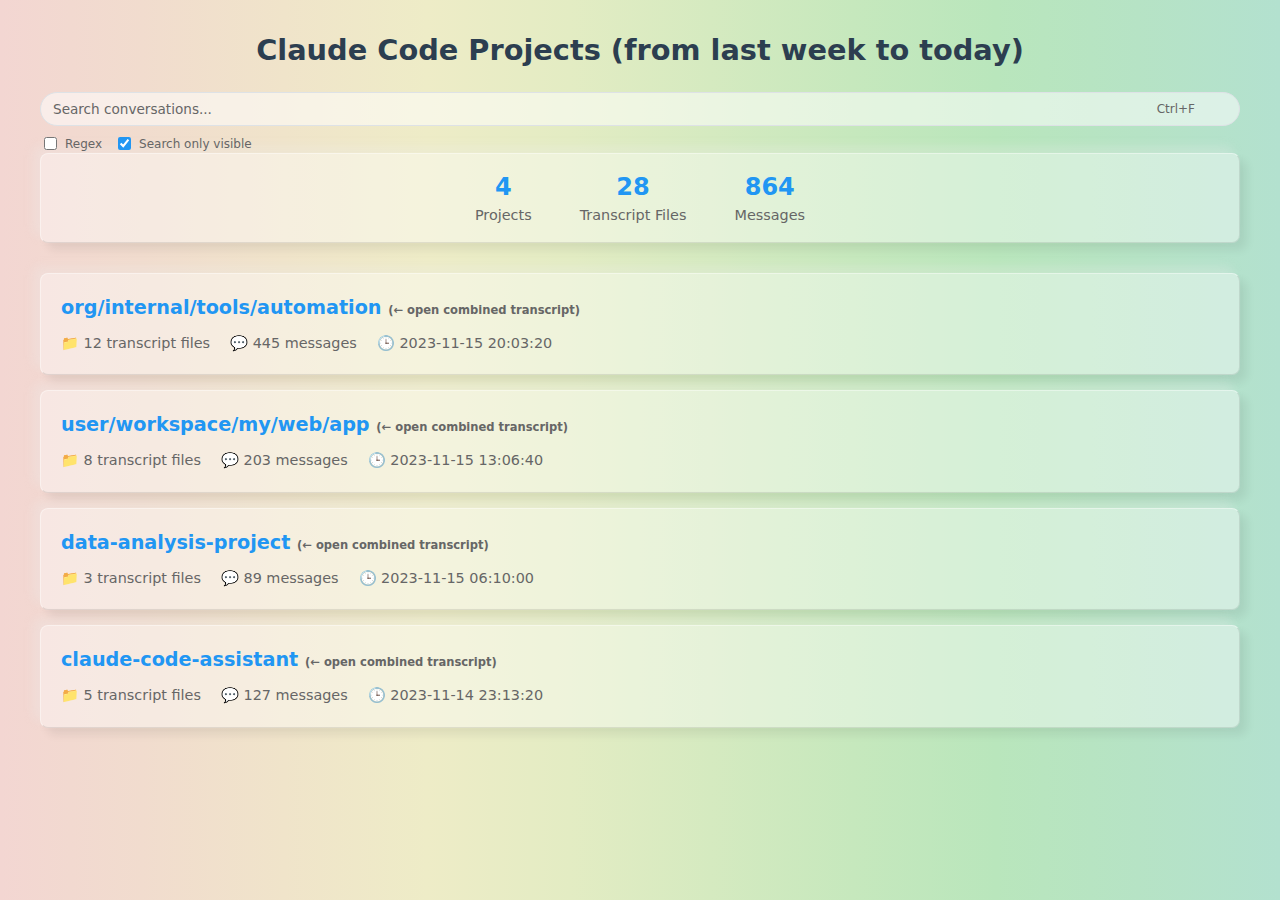
<file: scripts/style_guide_output/index_style_guide.html>
<!DOCTYPE html>
<!-- Generated by claude-code-log v0.10.0 -->
<html lang='en'>

<head>
    <meta charset='UTF-8'>
    <meta name='viewport' content='width=device-width, initial-scale=1.0'>
    <title>Claude Code Projects (from last week to today)</title>
    
    <style>
/* Global styles shared across all templates */

/* CSS Variables for shared colors and consistent theming */
:root {
    /* Base colors */
    --code-bg-color: #f5f1e8;
    --tool-param-sep-color: #4b494822;

    /* Dimmed/transparent variants (66 = ~40% opacity) */
    --white-dimmed: #ffffff66;
    --highlight-dimmed: #e3f2fd66;
    --assistant-dimmed: #9c27b066;
    --info-dimmed: #2196f366;
    --warning-dimmed: #d9810066;
    --success-dimmed: #4caf5066;
    --error-dimmed: #f4433666;
    --neutral-dimmed: #f8f9fa66;
    --tool-input-dimmed: #fff3cd66;
    --thinking-dimmed: #f0f0f066;
    --tool-result-dimmed: #e8f5e866;
    --session-bg-dimmed: #e8f4fd66;
    --ide-notification-dimmed: #d2d6d966;

    /* Fully transparent variants (88 = ~53% opacity) */
    --highlight-semi: #e3f2fd88;
    --error-semi: #ffebee88;
    --neutral-semi: #f8f9fa88;

    /* Slightly transparent variants (55 = ~33% opacity) */
    --highlight-light: #e3f2fd55;

    /* Solid colors for message types */
    --user-color: #ff9800;
    --user-dimmed: #ff980066;
    --assistant-color: #9c27b0;
    --system-color: #d98100;
    --system-warning-color: #2196f3;
    --system-error-color: #f44336;
    --tool-use-color: #4caf50;

    /* Question/answer tool colors */
    --question-accent: #f5a623;
    --question-bg: #fffbf0;
    --answer-accent: #4caf50;
    --answer-bg: #fffbf0;

    /* Priority palette (purple intensity - darker = more urgent) */
    --priority-600: #7c3aed;
    --priority-400: #a78bfa;
    --priority-300: #c4b5fd;

    /* Priority colors for todos */
    --priority-high: var(--priority-600);
    --priority-medium: var(--priority-400);
    --priority-low: var(--priority-300);

    /* Status colors */
    --status-in-progress: #fff3cd;
    --status-completed: #d4edda;

    /* Plan/todo accent color */
    --plan-accent: #6c63ff;
    --todo-accent: #4169e1;

    /* Solid colors for text and accents */
    --text-primary: #333;
    --text-muted: #666;
    --text-secondary: #495057;
    --fold-color: #888;

    /* Border colors */
    --border-light: #e0e0e0;
    --border-separator: #f0f3f6;

    /* Background colors */
    --bg-card: #ffffff66;
    --bg-hover: #f8f9fa;
    --bg-neutral: #f8f9fa;

    /* Layout spacing */
    --message-padding: 1em;

    /* Font families */
    --font-monospace: 'Fira Code', 'Monaco', 'Consolas', 'SF Mono', 'Inconsolata', 'Droid Sans Mono', 'Source Code Pro', 'Ubuntu Mono', 'Cascadia Code', 'Menlo', monospace;
    --font-ui: system-ui, -apple-system, BlinkMacSystemFont, 'Segoe UI', sans-serif;
}

body {
    font-family: var(--font-ui);
    line-height: 1.5;
    max-width: 1200px;
    margin: 0 auto;
    padding: 10px;
    background: linear-gradient(90deg, #f3d6d2, #f1dcce, #f0e4ca, #eeecc7, #e3ecc3, #d5eac0, #c6e8bd, #b9e6bc, #b6e3c5, #b3e1cf);
    color: var(--text-primary);
}

h1 {
    text-align: center;
    color: #2c3e50;
    margin-bottom: 20px;
    font-size: 1.8em;
}

/* Common typography */

code {
    background-color: var(--code-bg-color);
    padding: 2px 4px;
    border-radius: 3px;
    font-family: var(--font-monospace);
    line-height: 1.5;
}


pre {
    background-color: #12121212;
    padding: 10px;
    border-radius: 5px;
    white-space: pre-wrap;
    word-wrap: break-word;
    word-break: break-word;
    font-family: var(--font-monospace);
    line-height: 1.5;
}

/* Summary stats layout (used in index.html) */
.summary-stats-flex {
    display: flex;
    gap: 3em;
}

/* Common card styling */
.card-base {
    background-color: #ffffff66;
    border-radius: 8px;
    padding: 16px;
    box-shadow: -7px -7px 10px #eeeeee44, 7px 7px 10px #00000011;
    border-left: #ffffff66 1px solid;
    border-top: #ffffff66 1px solid;
    border-bottom: #00000017 1px solid;
    border-right: #00000017 1px solid;
}

.card-base:hover {
    box-shadow: -10px -10px 15px #eeeeee66, 10px 10px 15px #00000022;
    transform: translateY(-1px);
    transition: all 0.2s ease;
}

/* Common header styling */
.header {
    font-weight: 600;
    margin-bottom: 8px;
    display: flex;
    justify-content: space-between;
    align-items: center;
    flex-wrap: wrap;
    gap: 8px;
}

.header > span:first-child {
    flex: 1;
    min-width: 0;
    overflow: hidden;
}

/* Tool summary in header */
.tool-summary {
    font-weight: normal;
    color: var(--text-muted);
    font-size: 0.95em;
    word-break: break-all;
    overflow-wrap: anywhere;
    display: inline;
}

/* Timestamps */
.timestamp {
    font-size: 0.85em;
    color: var(--text-muted);
    font-weight: normal;
}

/* Floating action buttons */
.floating-btn {
    position: fixed;
    right: 20px;
    background-color: var(--session-bg-dimmed);
    color: var(--text-muted);
    border: none;
    border-radius: 50%;
    width: 50px;
    height: 50px;
    font-size: 1.2em;
    line-height: 1;
    cursor: pointer;
    display: flex;
    align-items: center;
    justify-content: center;
    box-shadow: 2px 2px 5px rgba(0, 0, 0, 0.2);
    transition: background-color 0.3s, transform 0.2s;
    z-index: 1000;
    text-decoration: none;
}

.floating-btn:hover {
    background-color: #e8f4fdcc;
    transform: translateY(-2px);
}

.floating-btn:visited {
    color: var(--text-muted);
}

/* Floating buttons positioning */
.scroll-top.floating-btn {
    bottom: 20px;
}

.toggle-details.floating-btn {
    bottom: 80px;
}

.filter-messages.floating-btn {
    bottom: 140px;
}

.timeline-toggle.floating-btn {
    bottom: 200px;
}
/* Session navigation styles */
.navigation {
    background-color: var(--bg-neutral);
    border-radius: 8px;
    padding: 16px;
    margin-bottom: 24px;
    box-shadow: -7px -7px 10px #eeeeee44, 7px 7px 10px #00000011;
    border-left: var(--white-dimmed) 1px solid;
    border-top: var(--white-dimmed) 1px solid;
    border-bottom: #00000017 1px solid;
    border-right: #00000017 1px solid;
}

.navigation h2 {
    margin: 0 0 12px 0;
    font-size: 1.2em;
    color: var(--text-secondary);
}

.session-nav {
    margin-top: 1em;
    display: grid;
    gap: 8px;
}

.session-link {
    padding: 8px 12px;
    background-color: var(--white-dimmed);
    border: 1px solid #dee2e6;
    border-radius: 4px;
    text-decoration: none;
    color: var(--text-secondary);
    transition: background-color 0.2s;
}

.session-link:hover {
    background-color: #ffffff99;
}

.session-link-title {
    font-weight: 600;
    font-size: 0.9em;
}

.session-link-meta {
    font-size: 0.8em;
    color: #6c757d;
    margin-top: 2px;
}

/* Project-specific session navigation */
.project-sessions {
    margin-top: 15px;
    border-top: 1px solid #dee2e6;
    padding-top: 15px;
}

.project-sessions h4 {
    margin: 0 0 10px 0;
    font-size: 0.9em;
    color: var(--text-secondary);
    font-weight: 600;
}

.project-sessions .session-link {
    padding: 6px 8px;
    font-size: 0.8em;
    margin-bottom: 4px;
}

.project-sessions .session-link-title {
    font-size: 0.85em;
}

.project-sessions .session-link-meta {
    font-size: 0.75em;
}

/* Combined transcript link */
.combined-transcript-link {
    display: inline-block;
    padding: 8px 12px;
    background-color: var(--white-dimmed);
    border: 1px solid #dee2e6;
    border-radius: 4px;
    text-decoration: none;
    color: var(--text-secondary);
    font-weight: 500;
    transition: background-color 0.2s;
}

.combined-transcript-link:hover {
    background-color: #ffffff99;
    text-decoration: none;
}

/* Navigation hints */
.nav-hint {
    font-size: 0.75em;
}

/* Session preview styling */
.session-preview {
    font-size: 0.75em;
    line-height: 1.3;
}
/* Project card styles for index page */
.project-list {
    display: grid;
    gap: 15px;
}

.project-card {
    background-color: #ffffff66;
    border-radius: 8px;
    padding: 20px;
    box-shadow: -7px -7px 10px #eeeeee44, 7px 7px 10px #00000011;
    border-left: #ffffff66 1px solid;
    border-top: #ffffff66 1px solid;
    border-bottom: #00000017 1px solid;
    border-right: #00000017 1px solid;
}

.project-card:hover {
    box-shadow: -10px -10px 15px #eeeeee66, 10px 10px 15px #00000022;
    transform: translateY(-1px);
    transition: all 0.2s ease;
}

.project-name {
    font-size: 1.2em;
    font-weight: 600;
    margin-bottom: 10px;
    word-break: break-all;
}

.project-name a {
    text-decoration: none;
    color: var(--system-warning-color);
}

.project-name a:hover {
    text-decoration: underline;
}

.transcript-link-hint {
    font-size: 0.6em;
    color: var(--text-muted);
}

.project-stats {
    color: var(--text-muted);
    font-size: 0.9em;
    display: flex;
    gap: 20px;
    flex-wrap: wrap;
}

.stat {
    display: flex;
    align-items: center;
    gap: 5px;
}

/* Summary section */
.summary {
    text-align: center;
    margin-bottom: 30px;
    padding: 15px;
    background-color: #ffffff66;
    border-radius: 8px;
    box-shadow: -7px -7px 10px #eeeeee44, 7px 7px 10px #00000011;
    border-left: #ffffff66 1px solid;
    border-top: #ffffff66 1px solid;
    border-bottom: #00000017 1px solid;
    border-right: #00000017 1px solid;
}

.summary-stats {
    display: flex;
    flex-direction: column;
    align-items: center;
    gap: 15px;
}

.summary-stat {
    text-align: center;
}

.summary-stat .number {
    font-size: 1.5em;
    font-weight: 600;
    color: var(--system-warning-color);
}

.summary-stat .label {
    color: var(--text-muted);
    font-size: 0.9em;
}

/* Session details styling within project cards */
.project-sessions details {
    margin-top: 15px;
}

.project-sessions details summary {
    cursor: pointer;
    color: var(--text-muted);
    font-size: 1.1em;
    font-weight: 600;
    padding: 8px 0;
}

.project-sessions details summary:hover {
    color: var(--system-warning-color);
}

.project-sessions details[open] summary {
    margin-bottom: 10px;
}
/* Search Bar Styles */
.search-container {
    position: relative;
    width: 100%;
}

/* Keyboard shortcut hint */
.search-hint {
    position: absolute;
    right: 45px;
    top: 50%;
    transform: translateY(-50%);
    color: var(--text-muted);
    font-size: 0.75em;
    pointer-events: none;
    transition: opacity 0.2s;
}

.search-hint.hidden {
    opacity: 0;
    visibility: hidden;
}

/* Inline Search for Filter Toolbar */
.search-inline {
    width: 100%;
    margin-bottom: 12px;
}

/* In filter toolbar mode, search is always visible when toolbar is visible */
.filter-toolbar:not(.visible) .search-container {
    display: none;
}

.search-input-wrapper {
    position: relative;
    display: flex;
    align-items: center;
    gap: 10px;
}

.search-input {
    width: 100%;
    padding: 8px 40px 8px 12px;
    background: #ffffff88;
    border: 1px solid #dee2e6;
    border-radius: 20px;
    color: var(--text-secondary);
    font-size: 0.85em;
    font-family: inherit;
    transition: all 0.2s;
}

.search-input:focus {
    outline: none;
    border-color: var(--system-warning-color);
    background: #ffffff99;
    box-shadow: 0 0 0 2px rgba(33, 150, 243, 0.2);
}

.search-input::placeholder {
    color: var(--text-muted);
}

.search-clear {
    position: absolute;
    right: 15px;
    background: none;
    border: none;
    color: var(--text-muted);
    cursor: pointer;
    font-size: 18px;
    padding: 5px;
    display: none;
    border-radius: 50%;
    transition: all 0.2s;
}

.search-clear:hover {
    color: var(--text-primary);
    background: var(--white-dimmed);
}

.search-clear.visible {
    display: block;
}

/* Search Results Counter */
.search-results-info {
    margin-top: 8px;
    font-size: 12px;
    color: var(--text-muted);
    display: none;
}

.search-results-info.visible {
    display: flex;
    justify-content: space-between;
    align-items: center;
    gap: 12px;
}

.search-navigation {
    display: flex;
    gap: 5px;
    align-items: center;
}

.search-options-inline {
    display: flex;
    gap: 12px;
    font-size: 0.75em;
}

.search-option-inline {
    display: flex;
    align-items: center;
    gap: 4px;
    cursor: pointer;
    color: var(--text-muted);
}

.search-option-inline:hover {
    color: var(--text-primary);
}

.search-option-inline input[type="checkbox"] {
    cursor: pointer;
    margin: 0;
}

.search-nav-btn {
    background: #ffffff88;
    border: 1px solid #dee2e6;
    border-radius: 4px;
    color: var(--text-primary);
    padding: 4px 8px;
    cursor: pointer;
    font-size: 12px;
    transition: all 0.2s;
}

.search-nav-btn:hover:not(:disabled) {
    background: #ffffff99;
    border-color: var(--system-warning-color);
    transform: translateY(-1px);
}

.search-nav-btn:disabled {
    opacity: 0.5;
    cursor: not-allowed;
}

/* Search Match Highlighting */
.search-highlight {
    background-color: #ffeb3b;
    color: #000;
    padding: 0 2px;
    border-radius: 2px;
}

.search-highlight.current {
    background-color: #ff9800;
    color: #000;
}

/* Search Options */
.search-options {
    margin-top: 8px;
    display: flex;
    gap: 12px;
    font-size: 0.75em;
}

.search-option {
    display: flex;
    align-items: center;
    gap: 5px;
    color: var(--text-muted);
    transition: color 0.2s;
}

.search-option input[type="checkbox"] {
    cursor: pointer;
    accent-color: #2196f3;
}

.search-option label {
    cursor: pointer;
    user-select: none;
}

.search-option:hover {
    color: var(--text-primary);
}

/* Index Page Search Results */
.search-results-panel {
    margin: 20px 0;
    padding: 20px;
    background-color: var(--white-dimmed);
    border-radius: 8px;
    box-shadow: -7px -7px 10px #eeeeee44, 7px 7px 10px #00000011;
    border-left: var(--white-dimmed) 1px solid;
    border-top: var(--white-dimmed) 1px solid;
    border-bottom: #00000017 1px solid;
    border-right: #00000017 1px solid;
    display: none;
}

.search-results-panel.visible {
    display: block;
}

.search-results-header {
    display: flex;
    justify-content: space-between;
    align-items: center;
    margin-bottom: 15px;
    padding-bottom: 10px;
    border-bottom: 1px solid #dee2e6;
}

.search-results-title {
    font-size: 16px;
    font-weight: 600;
    color: #2c3e50;
}

.search-close-btn {
    background: none;
    border: none;
    color: var(--text-muted);
    cursor: pointer;
    font-size: 20px;
    padding: 5px;
    border-radius: 50%;
    transition: all 0.2s;
}

.search-close-btn:hover {
    color: var(--text-primary);
    background: var(--white-dimmed);
}

.search-result-group {
    margin-bottom: 20px;
}

.search-result-group-title {
    font-size: 14px;
    font-weight: 600;
    color: #2196f3;
    margin-bottom: 10px;
    display: flex;
    align-items: center;
    gap: 8px;
}

.search-result-count {
    background: #ffffff88;
    color: var(--text-muted);
    padding: 2px 8px;
    border-radius: 12px;
    font-size: 11px;
    font-weight: normal;
    border: 1px solid #dee2e6;
}

.search-result-item {
    padding: 12px;
    margin-bottom: 8px;
    background-color: #ffffff88;
    border-radius: 6px;
    cursor: pointer;
    transition: all 0.2s;
    box-shadow: -3px -3px 5px #eeeeee22, 3px 3px 5px #00000008;
    border-left: #ffffff44 1px solid;
    border-top: #ffffff44 1px solid;
    border-bottom: #00000012 1px solid;
    border-right: #00000012 1px solid;
}

.search-result-item:hover {
    background-color: #ffffff99;
    transform: translateY(-1px);
    box-shadow: -5px -5px 8px #eeeeee33, 5px 5px 8px #00000012;
}

.search-result-item a {
    text-decoration: none;
    color: inherit;
    display: block;
}

.search-result-session {
    font-size: 12px;
    color: var(--text-muted);
    margin-bottom: 5px;
    font-weight: 500;
}

.search-result-excerpt {
    font-size: 13px;
    color: var(--text-secondary);
    line-height: 1.4;
}

.search-result-excerpt .search-highlight {
    font-weight: 600;
    background-color: #ffeb3b;
    color: #000;
    padding: 0 2px;
    border-radius: 2px;
}

.search-result-meta {
    margin-top: 8px;
    font-size: 11px;
    color: var(--text-muted);
    display: flex;
    gap: 15px;
    padding-top: 5px;
    border-top: 1px solid #dee2e611;
}

/* Removed floating search button - now integrated in filter toolbar */

/* No results message */
.search-no-results {
    text-align: center;
    padding: 30px;
    color: var(--text-muted);
    font-size: 14px;
    background-color: #ffffff44;
    border-radius: 6px;
    margin: 10px 0;
}

/* Loading indicator */
.search-loading {
    text-align: center;
    padding: 20px;
    color: var(--text-muted);
    background-color: #ffffff44;
    border-radius: 6px;
}

.search-loading::after {
    content: '...';
    animation: dots 1.5s infinite;
}

@keyframes dots {
    0%, 20% { content: '.'; }
    40% { content: '..'; }
    60%, 100% { content: '...'; }
}

/* Keyboard shortcut hint */

/* Responsive adjustments */
@media (max-width: 768px) {
    .search-input {
        font-size: 0.8em;
    }

    .search-options {
        font-size: 0.7em;
    }
}

        /* Session navigation overrides for better text readability */
        .project-sessions .session-link {
            font-size: 1.2em;
        }
    </style>
</head>

<body>
    <h1>Claude Code Projects (from last week to today)</h1>

    <!-- Search Component -->
    <!-- Search Component -->

<!-- Full search component for index page -->
<div id="searchContainer" class="search-container">
    <div class="search-input-wrapper">
        <input type="text"
               id="searchInput"
               class="search-input"
               placeholder="Search conversations..."
               autocomplete="off">
        <span class="search-hint">Ctrl+F</span>
        <button id="searchClear" class="search-clear" title="Clear search">✕</button>
    </div>

    <div id="searchResultsInfo" class="search-results-info">
        <div class="search-navigation">
            <span id="searchResultCount">No results</span>
            <button id="searchPrev" class="search-nav-btn" disabled title="Previous match (Shift+F3)">↑</button>
            <button id="searchNext" class="search-nav-btn" disabled title="Next match (F3)">↓</button>
        </div>
    </div>

    <div class="search-options">
        <div class="search-option">
            <input type="checkbox" id="searchRegex">
            <label for="searchRegex">Regex</label>
        </div>
        <div class="search-option">
            <input type="checkbox" id="searchInFiltered" checked>
            <label for="searchInFiltered">Search only visible</label>
        </div>
    </div>
</div>

<!-- Search Results Panel (for index page) -->
<div id="searchResultsPanel" class="search-results-panel">
    <div class="search-results-header">
        <span class="search-results-title">Search Results</span>
        <button id="searchResultsClose" class="search-close-btn" title="Close">✕</button>
    </div>
    <div id="searchResultsContent">
        <!-- Results will be dynamically inserted here -->
    </div>
</div>


<script>
(function() {
    // Search state
    let searchState = {
        query: '',
        useRegex: false,
        searchInFiltered: true,
        currentMatchIndex: 0,
        matches: [],
        searchIndex: null,
        isIndexPage: window.location.pathname.includes('index.html') ||
                      window.location.pathname.endsWith('projects/') ||
                      (!window.location.pathname.includes('.html') && window.location.pathname.endsWith('/'))
    };

    // DOM elements
    const searchContainer = document.getElementById('searchContainer');
    const searchInput = document.getElementById('searchInput');
    const searchClear = document.getElementById('searchClear');
    const searchHint = document.querySelector('.search-hint');
    const searchResultsInfo = document.getElementById('searchResultsInfo');
    const searchResultCount = document.getElementById('searchResultCount');
    const searchPrev = document.getElementById('searchPrev');
    const searchNext = document.getElementById('searchNext');
    const searchRegex = document.getElementById('searchRegex');
    const searchInFiltered = document.getElementById('searchInFiltered');
    const searchResultsPanel = document.getElementById('searchResultsPanel');
    const searchResultsContent = document.getElementById('searchResultsContent');
    const searchResultsClose = document.getElementById('searchResultsClose');

    // Initialize search
    function initSearch() {
        // Build search index from page content
        buildSearchIndex();

        // Restore previous search state from localStorage
        restoreSearchState();

        // Set up event listeners
        setupEventListeners();

        // Initialize UI state
        updateSearchInputState();
    }

    // Build search index from current page
    function buildSearchIndex() {
        searchState.searchIndex = [];
        
        if (searchState.isIndexPage) {
            // Index page: index projects with individual sessions
            document.querySelectorAll('.project-card').forEach(card => {
                const projectName = card.querySelector('.project-name a')?.textContent || '';
                const projectStats = card.querySelector('.project-stats')?.textContent || '';
                const projectLink = card.querySelector('.project-name a')?.getAttribute('href') || '';
                
                // Index the project itself
                searchState.searchIndex.push({
                    type: 'project',
                    name: projectName,
                    stats: projectStats,
                    element: card,
                    link: projectLink,
                    searchText: `${projectName} ${projectStats}`,
                    originalText: `${projectName} ${projectStats}`
                });
                
                // Index individual sessions within the project
                card.querySelectorAll('.session-link').forEach(link => {
                    const sessionText = link.textContent || '';
                    const sessionHref = link.getAttribute('href') || '';
                    const sessionPreview = link.querySelector('.session-preview')?.textContent?.trim() || '';
                    const sessionMeta = link.querySelector('.session-link-meta')?.textContent || '';
                    
                    searchState.searchIndex.push({
                        type: 'session',
                        projectName: projectName,
                        sessionText: sessionText,
                        sessionPreview: sessionPreview,
                        sessionMeta: sessionMeta,
                        element: card,
                        link: sessionHref,
                        searchText: `${projectName} ${sessionText} ${sessionPreview} ${sessionMeta}`,
                        originalText: `${sessionText} ${sessionPreview}`
                    });
                });
            });
        } else {
            // Transcript page: index messages
            document.querySelectorAll('.message:not(.session-header)').forEach(message => {
                const header = message.querySelector('.header span')?.textContent || '';
                const content = message.querySelector('.content')?.textContent || '';
                const timestamp = message.querySelector('.timestamp')?.textContent || '';
                const sessionId = findSessionForMessage(message);
                
                searchState.searchIndex.push({
                    type: 'message',
                    header: header,
                    content: content,
                    timestamp: timestamp,
                    sessionId: sessionId,
                    element: message,
                    searchText: `${header} ${content}`.toLowerCase(),
                    originalText: `${header} ${content}`
                });
            });
        }
    }

    // Find session ID for a message
    function findSessionForMessage(messageElement) {
        let prev = messageElement.previousElementSibling;
        while (prev) {
            if (prev.classList.contains('session-header')) {
                return prev.dataset.sessionId || null;
            }
            prev = prev.previousElementSibling;
        }
        return null;
    }

    // Create excerpt with context around matches
    function createExcerpt(text, query, contextLength = 50) {
        if (!text || !query) return '';
        
        // Create search pattern (always case-insensitive)
        let pattern;
        try {
            if (searchState.useRegex) {
                pattern = new RegExp(query, 'gi');
            } else {
                const escapedQuery = query.replace(/[.*+?^${}()|[\]\\]/g, '\\$&');
                pattern = new RegExp(escapedQuery, 'gi');
            }
        } catch (e) {
            return text.substring(0, 100) + (text.length > 100 ? '...' : '');
        }

        const matches = [...text.matchAll(pattern)];
        if (matches.length === 0) {
            return text.substring(0, 100) + (text.length > 100 ? '...' : '');
        }

        // Collect all excerpts with context
        const excerpts = [];
        const processedRanges = [];

        matches.forEach(match => {
            const start = Math.max(0, match.index - contextLength);
            const end = Math.min(text.length, match.index + match[0].length + contextLength);
            
            // Check for overlap with existing ranges
            const overlaps = processedRanges.find(range => 
                (start >= range.start && start <= range.end) ||
                (end >= range.start && end <= range.end) ||
                (start <= range.start && end >= range.end)
            );

            if (overlaps) {
                // Extend the existing range
                overlaps.start = Math.min(overlaps.start, start);
                overlaps.end = Math.max(overlaps.end, end);
            } else {
                processedRanges.push({ start, end });
            }
        });

        // Sort by start position and create excerpts
        processedRanges.sort((a, b) => a.start - b.start);
        
        processedRanges.forEach(range => {
            let excerpt = text.substring(range.start, range.end);
            
            // Add ellipsis if needed
            if (range.start > 0) excerpt = '...' + excerpt;
            if (range.end < text.length) excerpt = excerpt + '...';
            
            excerpts.push(excerpt);
        });

        return excerpts.join(' ');
    }

    // Count actual matches in text (always case-insensitive)
    function countMatches(text, query) {
        if (!text || !query) return 0;

        try {
            let pattern;
            if (searchState.useRegex) {
                pattern = new RegExp(query, 'gi');
            } else {
                const escapedQuery = query.replace(/[.*+?^${}()|[\]\\]/g, '\\$&');
                pattern = new RegExp(escapedQuery, 'gi');
            }

            const matches = text.match(pattern);
            return matches ? matches.length : 0;
        } catch (e) {
            return 0;
        }
    }

    // Toggle search hint and clear button visibility based on input content
    function updateSearchInputState() {
        const hasContent = searchInput && searchInput.value.length > 0;

        // Toggle hint visibility
        if (searchHint) {
            if (hasContent) {
                searchHint.classList.add('hidden');
            } else {
                searchHint.classList.remove('hidden');
            }
        }

        // Toggle clear button visibility
        if (searchClear) {
            if (hasContent) {
                searchClear.classList.add('visible');
            } else {
                searchClear.classList.remove('visible');
            }
        }
    }

    // Setup event listeners
    function setupEventListeners() {
        // Search input
        let searchTimeout;
        searchInput.addEventListener('input', (e) => {
            updateSearchInputState();
            clearTimeout(searchTimeout);
            searchTimeout = setTimeout(() => performSearch(e.target.value), 300);
        });

        // Clear button
        searchClear.addEventListener('click', clearSearch);

        // Search options
        searchRegex.addEventListener('change', () => {
            searchState.useRegex = searchRegex.checked;
            if (searchState.query) performSearch(searchState.query);
        });

        searchInFiltered.addEventListener('change', () => {
            searchState.searchInFiltered = searchInFiltered.checked;
            if (searchState.query) performSearch(searchState.query);
        });

        // Navigation buttons
        searchPrev.addEventListener('click', () => navigateMatch(-1));
        searchNext.addEventListener('click', () => navigateMatch(1));

        // Close results panel
        if (searchResultsClose) {
            searchResultsClose.addEventListener('click', () => {
                searchResultsPanel.classList.remove('visible');
            });
        }

        // Keyboard shortcuts
        document.addEventListener('keydown', handleKeyboardShortcuts);
    }

    // Perform search
    let isSearching = false;
    function performSearch(query) {
        // Prevent concurrent searches
        if (isSearching) return;
        isSearching = true;

        searchState.query = query;
        searchClear.classList.toggle('visible', query.length > 0);
        
        // Clear previous highlights
        clearHighlights();
        
        if (!query) {
            searchState.matches = [];
            updateSearchUI();
            if (searchState.isIndexPage && searchResultsPanel) {
                searchResultsPanel.classList.remove('visible');
            }
            isSearching = false;
            return;
        }

        // Save search state
        saveSearchState();
        
        // Create search pattern (always case-insensitive)
        let searchPattern;
        try {
            if (searchState.useRegex) {
                searchPattern = new RegExp(query, 'gi');
            } else {
                const escapedQuery = query.replace(/[.*+?^${}()|[\]\\]/g, '\\$&');
                searchPattern = new RegExp(escapedQuery, 'gi');
            }
        } catch (e) {
            // Invalid regex
            searchState.matches = [];
            updateSearchUI();
            isSearching = false;
            return;
        }

        // Search through index
        searchState.matches = [];
        let totalMatchCount = 0;
        
        searchState.searchIndex.forEach(item => {
            // Check if element is visible (for transcript pages with filters)
            if (!searchState.isIndexPage && searchState.searchInFiltered) {
                if (item.element.classList.contains('filtered-hidden')) {
                    return;
                }
            }

            // Always use case-insensitive search
            const searchText = item.searchText.toLowerCase();
            const searchQuery = query.toLowerCase();

            // Check if item matches the search
            let matchesItem = false;
            if (searchState.useRegex) {
                searchPattern.lastIndex = 0;  // Reset lastIndex before each test to avoid skipping matches
                matchesItem = searchPattern.test(searchText);
            } else {
                matchesItem = searchText.includes(searchQuery);
            }

            if (matchesItem) {
                // Count actual matches in this item
                const matchCount = countMatches(item.originalText || item.searchText, query);
                totalMatchCount += matchCount;
                
                // Add match count and excerpt to the item
                const matchItem = {
                    ...item,
                    matchCount: matchCount,
                    excerpt: createExcerpt(item.originalText || item.searchText, query)
                };
                
                searchState.matches.push(matchItem);
                
                // Highlight matches in the element
                if (!searchState.isIndexPage) {
                    highlightInElement(item.element, searchPattern);
                }
            }
        });
        
        searchState.totalMatchCount = totalMatchCount;

        searchState.currentMatchIndex = searchState.matches.length > 0 ? 0 : -1;
        updateSearchUI();
        
        // Show results panel for index page
        if (searchState.isIndexPage && searchResultsPanel) {
            displayIndexSearchResults();
        }
        
        // Navigate to first match
        if (searchState.matches.length > 0 && !searchState.isIndexPage) {
            navigateToMatch(0);
        }

        // Reset searching flag
        isSearching = false;
    }

    // Highlight text in element
    function highlightInElement(element, pattern) {
        const walker = document.createTreeWalker(
            element,
            NodeFilter.SHOW_TEXT,
            null,
            false
        );

        const textNodes = [];
        let node;
        while (node = walker.nextNode()) {
            if (node.nodeValue.trim()) {
                textNodes.push(node);
            }
        }

        textNodes.forEach(textNode => {
            const text = textNode.nodeValue;
            const matches = [...text.matchAll(pattern)];
            
            if (matches.length > 0) {
                const fragment = document.createDocumentFragment();
                let lastIndex = 0;
                
                matches.forEach(match => {
                    // Add text before match
                    if (match.index > lastIndex) {
                        fragment.appendChild(
                            document.createTextNode(text.substring(lastIndex, match.index))
                        );
                    }
                    
                    // Add highlighted match
                    const span = document.createElement('span');
                    span.className = 'search-highlight';
                    span.textContent = match[0];
                    fragment.appendChild(span);
                    
                    lastIndex = match.index + match[0].length;
                });
                
                // Add remaining text
                if (lastIndex < text.length) {
                    fragment.appendChild(
                        document.createTextNode(text.substring(lastIndex))
                    );
                }
                
                textNode.parentNode.replaceChild(fragment, textNode);
            }
        });
    }

    // Clear all highlights
    function clearHighlights() {
        document.querySelectorAll('.search-highlight').forEach(highlight => {
            const parent = highlight.parentNode;
            parent.replaceChild(document.createTextNode(highlight.textContent), highlight);
            parent.normalize();
        });
    }

    // Navigate between matches
    function navigateMatch(direction) {
        if (searchState.matches.length === 0) return;
        
        searchState.currentMatchIndex += direction;
        
        if (searchState.currentMatchIndex < 0) {
            searchState.currentMatchIndex = searchState.matches.length - 1;
        } else if (searchState.currentMatchIndex >= searchState.matches.length) {
            searchState.currentMatchIndex = 0;
        }
        
        navigateToMatch(searchState.currentMatchIndex);
    }

    // Navigate to specific match
    function navigateToMatch(index) {
        if (index < 0 || index >= searchState.matches.length) return;
        
        // Update current highlight
        document.querySelectorAll('.search-highlight.current').forEach(el => {
            el.classList.remove('current');
        });
        
        const match = searchState.matches[index];
        const highlights = match.element.querySelectorAll('.search-highlight');
        if (highlights.length > 0) {
            highlights[0].classList.add('current');
            highlights[0].scrollIntoView({ behavior: 'smooth', block: 'center' });
        } else {
            match.element.scrollIntoView({ behavior: 'smooth', block: 'center' });
        }
        
        updateSearchUI();
    }

    // Display search results for index page
    function displayIndexSearchResults() {
        if (!searchResultsPanel || !searchResultsContent) return;
        
        searchResultsPanel.classList.add('visible');
        
        if (searchState.matches.length === 0) {
            searchResultsContent.innerHTML = '<div class="search-no-results">No results found</div>';
            return;
        }
        
        // Group results by project and type
        const groupedResults = {};
        searchState.matches.forEach(match => {
            const key = match.projectName || match.name || 'Unknown';
            if (!groupedResults[key]) {
                groupedResults[key] = { projects: [], sessions: [] };
            }
            
            if (match.type === 'project') {
                groupedResults[key].projects.push(match);
            } else if (match.type === 'session') {
                groupedResults[key].sessions.push(match);
            }
        });
        
        let html = '';
        Object.entries(groupedResults).forEach(([projectName, groups]) => {
            const totalMatches = [...groups.projects, ...groups.sessions];
            const totalMatchCount = totalMatches.reduce((sum, match) => sum + match.matchCount, 0);
            
            html += `
                <div class="search-result-group">
                    <div class="search-result-group-title">
                        ${projectName}
                        <span class="search-result-count">${totalMatchCount} matches in ${totalMatches.length} items</span>
                    </div>
            `;
            
            // Show project matches first
            groups.projects.forEach(match => {
                html += `
                    <div class="search-result-item">
                        <a href="${match.link}">
                            <div class="search-result-session">📁 Project Overview</div>
                            <div class="search-result-excerpt">
                                ${highlightText(match.excerpt, searchState.query)}
                            </div>
                            <div class="search-result-meta">
                                <span>${match.matchCount} matches</span>
                                <span>${match.stats}</span>
                            </div>
                        </a>
                    </div>
                `;
            });
            
            // Show session matches
            groups.sessions.forEach(match => {
                const sessionId = match.link.split('/').pop().replace('session-', '').replace('.html', '').substring(0, 8);
                html += `
                    <div class="search-result-item">
                        <a href="${match.link}">
                            <div class="search-result-session">💬 Session ${sessionId}</div>
                            <div class="search-result-excerpt">
                                ${highlightText(match.excerpt, searchState.query)}
                            </div>
                            <div class="search-result-meta">
                                <span>${match.matchCount} matches</span>
                                <span>${match.sessionMeta}</span>
                            </div>
                        </a>
                    </div>
                `;
            });
            
            html += '</div>';
        });
        
        searchResultsContent.innerHTML = html;
    }

    // Highlight text in search results (always case-insensitive)
    function highlightText(text, query) {
        if (!query) return text;

        const pattern = searchState.useRegex ?
            new RegExp(query, 'gi') :
            new RegExp(query.replace(/[.*+?^${}()|[\]\\]/g, '\\$&'), 'gi');

        return text.replace(pattern, match => `<span class="search-highlight">${match}</span>`);
    }

    // Update search UI
    function updateSearchUI() {
        const hasMatches = searchState.matches.length > 0;
        
        searchResultsInfo.classList.toggle('visible', hasMatches);
        searchPrev.disabled = !hasMatches;
        searchNext.disabled = !hasMatches;
        
        if (hasMatches) {
            if (searchState.isIndexPage) {
                const totalMatches = searchState.totalMatchCount || searchState.matches.length;
                const conversationCount = searchState.matches.length;
                if (totalMatches > conversationCount) {
                    searchResultCount.textContent = `${totalMatches} matches in ${conversationCount} conversations`;
                } else {
                    searchResultCount.textContent = `${conversationCount} matches`;
                }
            } else {
                searchResultCount.textContent = `${searchState.currentMatchIndex + 1} of ${searchState.matches.length} matches`;
            }
        } else if (searchState.query) {
            searchResultCount.textContent = 'No matches';
        } else {
            searchResultCount.textContent = 'No results';
        }
    }

    // Clear search
    function clearSearch() {
        searchInput.value = '';
        searchState.query = '';
        searchState.matches = [];
        searchState.currentMatchIndex = 0;
        updateSearchInputState();
        clearHighlights();
        updateSearchUI();

        if (searchState.isIndexPage && searchResultsPanel) {
            searchResultsPanel.classList.remove('visible');
        }

        saveSearchState();
    }


    // Handle keyboard shortcuts
    function handleKeyboardShortcuts(e) {
        // Ctrl+F or Cmd+F
        if ((e.ctrlKey || e.metaKey) && e.key === 'f') {
            e.preventDefault();

            // On transcript pages, open filter toolbar if not visible
            const filterToolbar = document.querySelector('.filter-toolbar');
            if (filterToolbar && !filterToolbar.classList.contains('visible')) {
                // Trigger filter button click to show toolbar
                const filterButton = document.getElementById('filterMessages');
                if (filterButton) filterButton.click();
            }

            // Focus and select search input
            if (searchInput) {
                searchInput.focus();
                searchInput.select();
            }
        }

        // F3 - Next match
        if (e.key === 'F3') {
            e.preventDefault();
            if (e.shiftKey) {
                navigateMatch(-1);
            } else {
                navigateMatch(1);
            }
        }

        // Escape - Close search results panel on index page
        if (e.key === 'Escape') {
            if (searchState.isIndexPage && searchResultsPanel && searchResultsPanel.classList.contains('visible')) {
                searchResultsPanel.classList.remove('visible');
            }
        }
        
        // Enter - Next match when search input is focused
        if (e.key === 'Enter' && document.activeElement === searchInput) {
            e.preventDefault();
            if (e.shiftKey) {
                navigateMatch(-1);
            } else {
                navigateMatch(1);
            }
        }
    }

    // Save search state to localStorage
    function saveSearchState() {
        const state = {
            query: searchState.query,
            useRegex: searchState.useRegex,
            searchInFiltered: searchState.searchInFiltered
        };
        localStorage.setItem('claudeLogSearchState', JSON.stringify(state));
    }

    // Restore search state from localStorage
    function restoreSearchState() {
        const saved = localStorage.getItem('claudeLogSearchState');
        if (saved) {
            try {
                const state = JSON.parse(saved);
                searchState.useRegex = state.useRegex || false;
                searchState.searchInFiltered = state.searchInFiltered !== false;

                // Update UI
                searchRegex.checked = searchState.useRegex;
                searchInFiltered.checked = searchState.searchInFiltered;
            } catch (e) {
                console.error('Failed to restore search state:', e);
            }
        }
    }

    // Re-index when filters change (for transcript pages)
    if (!searchState.isIndexPage) {
        // Listen for filter changes
        let isUpdatingFilters = false;
        const observer = new MutationObserver((mutations) => {
            // Only react to filtered-hidden class changes, not search highlights
            const hasFilterChange = mutations.some(mutation => {
                if (mutation.type === 'attributes' && mutation.attributeName === 'class') {
                    const target = mutation.target;
                    // Check if this is a message element getting filtered
                    return target.classList && target.classList.contains('message');
                }
                return false;
            });

            if (hasFilterChange && !isUpdatingFilters && searchState.query && searchState.searchInFiltered) {
                isUpdatingFilters = true;
                setTimeout(() => {
                    buildSearchIndex();
                    performSearch(searchState.query);
                    isUpdatingFilters = false;
                }, 100);
            }
        });

        // Observe changes to filtered-hidden class
        observer.observe(document.body, {
            attributes: true,
            attributeFilter: ['class'],
            subtree: true
        });
    }

    // Initialize when DOM is ready
    if (document.readyState === 'loading') {
        document.addEventListener('DOMContentLoaded', initSearch);
    } else {
        initSearch();
    }
})();
</script>

    <div class='summary'>
        <div class='summary-stats'>
            <div class="summary-stats-flex">
                <div class='summary-stat'>
                    <div class='number'>4</div>
                    <div class='label'>Projects</div>
                </div>
                <div class='summary-stat'>
                    <div class='number'>28</div>
                    <div class='label'>Transcript Files</div>
                </div>
                <div class='summary-stat'>
                    <div class='number'>864</div>
                    <div class='label'>Messages</div>
                </div>
            </div>
            
            
        </div>
    </div>

    <div class='project-list'>
        
        <div class='project-card'>
            <div class='project-name'>
                <a href='-org-internal-tools-automation/combined_transcripts.html'>org/internal/tools/automation</a>
                <span class="transcript-link-hint">(← open combined transcript)</span>
            </div>
            <div class='project-stats'>
                <div class='stat'>📁 12 transcript files</div>
                <div class='stat'>💬 445 messages</div>
                
                <div class='stat'>🕒 2023-11-15 20:03:20</div>
                
                
            </div>

            
        </div>
        
        <div class='project-card'>
            <div class='project-name'>
                <a href='-user-workspace-my-web-app/combined_transcripts.html'>user/workspace/my/web/app</a>
                <span class="transcript-link-hint">(← open combined transcript)</span>
            </div>
            <div class='project-stats'>
                <div class='stat'>📁 8 transcript files</div>
                <div class='stat'>💬 203 messages</div>
                
                <div class='stat'>🕒 2023-11-15 13:06:40</div>
                
                
            </div>

            
        </div>
        
        <div class='project-card'>
            <div class='project-name'>
                <a href='data-analysis-project/combined_transcripts.html'>data-analysis-project</a>
                <span class="transcript-link-hint">(← open combined transcript)</span>
            </div>
            <div class='project-stats'>
                <div class='stat'>📁 3 transcript files</div>
                <div class='stat'>💬 89 messages</div>
                
                <div class='stat'>🕒 2023-11-15 06:10:00</div>
                
                
            </div>

            
        </div>
        
        <div class='project-card'>
            <div class='project-name'>
                <a href='claude-code-assistant/combined_transcripts.html'>claude-code-assistant</a>
                <span class="transcript-link-hint">(← open combined transcript)</span>
            </div>
            <div class='project-stats'>
                <div class='stat'>📁 5 transcript files</div>
                <div class='stat'>💬 127 messages</div>
                
                <div class='stat'>🕒 2023-11-14 23:13:20</div>
                
                
            </div>

            
        </div>
        
    </div>

    <script>
        document.addEventListener('DOMContentLoaded', function () {
            // Convert timestamps to user's timezone
// This function can be called directly or will auto-run on DOMContentLoaded if included standalone
(function() {
    function convertTimestampsToLocalTimezone() {
        const timestampElements = Array.from(document.querySelectorAll('.timestamp[data-timestamp]'));

        if (timestampElements.length === 0) return;

        const userTimezone = Intl.DateTimeFormat().resolvedOptions().timeZone;

        const localFormatter = new Intl.DateTimeFormat(undefined, {
            year: 'numeric',
            month: '2-digit',
            day: '2-digit',
            hour: '2-digit',
            minute: '2-digit',
            second: '2-digit',
            hour12: false,
            timeZone: userTimezone
        });

        const utcFormatter = new Intl.DateTimeFormat(undefined, {
            year: 'numeric',
            month: '2-digit',
            day: '2-digit',
            hour: '2-digit',
            minute: '2-digit',
            second: '2-digit',
            hour12: false,
            timeZone: 'UTC'
        });

        const tzNameFormatter = new Intl.DateTimeFormat('en', {
            timeZoneName: 'short',
            timeZone: userTimezone
        });

        // Process timestamps in batches to keep page responsive
        const batchSize = 25;
        const scheduleWork = window.requestIdleCallback || function(cb) { setTimeout(cb, 16); };

        function processBatch(startIndex) {
            const endIndex = Math.min(startIndex + batchSize, timestampElements.length);

            for (let i = startIndex; i < endIndex; i++) {
                const element = timestampElements[i];
                const rawTimestamp = element.getAttribute('data-timestamp');
                const rawTimestampEnd = element.getAttribute('data-timestamp-end');
                const duration = element.getAttribute('data-duration');

                if (!rawTimestamp) continue;

                try {
                    // Parse the ISO timestamp
                    const date = new Date(rawTimestamp);
                    if (isNaN(date.getTime())) continue; // Invalid date

                    const localTime = localFormatter.format(date).replace(/, /g, ' ');
                    const utcTime = utcFormatter.format(date).replace(/, /g, ' ');

                    // Get timezone abbreviation (reuse formatter)
                    const timezoneName = tzNameFormatter.formatToParts(date).find(part => part.type === 'timeZoneName')?.value || userTimezone;

                    // Handle time ranges (earliest to latest)
                    if (rawTimestampEnd) {
                        const dateEnd = new Date(rawTimestampEnd);
                        if (!isNaN(dateEnd.getTime())) {
                            const localTimeEnd = localFormatter.format(dateEnd).replace(/, /g, ' ');
                            const utcTimeEnd = utcFormatter.format(dateEnd).replace(/, /g, ' ');

                            // Update the element with range
                            if (localTime !== utcTime || localTimeEnd !== utcTimeEnd) {
                                element.innerHTML = localTime + ' to ' + localTimeEnd + ' <span style="color: #888; font-size: 0.9em;">(' + timezoneName + ')</span>';
                                element.title = 'UTC: ' + utcTime + ' to ' + utcTimeEnd;
                            } else {
                                // If they're the same (user is in UTC), just show UTC
                                element.innerHTML = utcTime + ' to ' + utcTimeEnd + ' <span style="color: #888; font-size: 0.9em;">(UTC)</span>';
                                element.title = 'UTC: ' + utcTime + ' to ' + utcTimeEnd;
                            }
                        }
                    } else {
                        // Single timestamp
                        if (localTime !== utcTime) {
                            element.innerHTML = localTime + ' <span style="color: #888; font-size: 0.9em;">(' + timezoneName + ')</span>';
                            element.title = duration ? duration : 'UTC: ' + utcTime;
                        } else {
                            // If they're the same (user is in UTC), just show UTC
                            element.innerHTML = utcTime + ' <span style="color: #888; font-size: 0.9em;">(UTC)</span>';
                            element.title = duration ? duration : 'UTC: ' + utcTime;
                        }
                    }

                } catch (error) {
                    // If conversion fails, leave the original timestamp
                    console.warn('Failed to convert timestamp:', rawTimestamp, error);
                }
            }

            // Schedule next batch if there are more timestamps
            if (endIndex < timestampElements.length) {
                scheduleWork(function() {
                    processBatch(endIndex);
                });
            }
        }

        // Start processing the first batch
        scheduleWork(function() {
            processBatch(0);
        });
    }

    // Execute immediately - assumes this is included within a DOMContentLoaded handler
    convertTimestampsToLocalTimezone();
})();
        });
    </script>
</body>

</html>
</file>
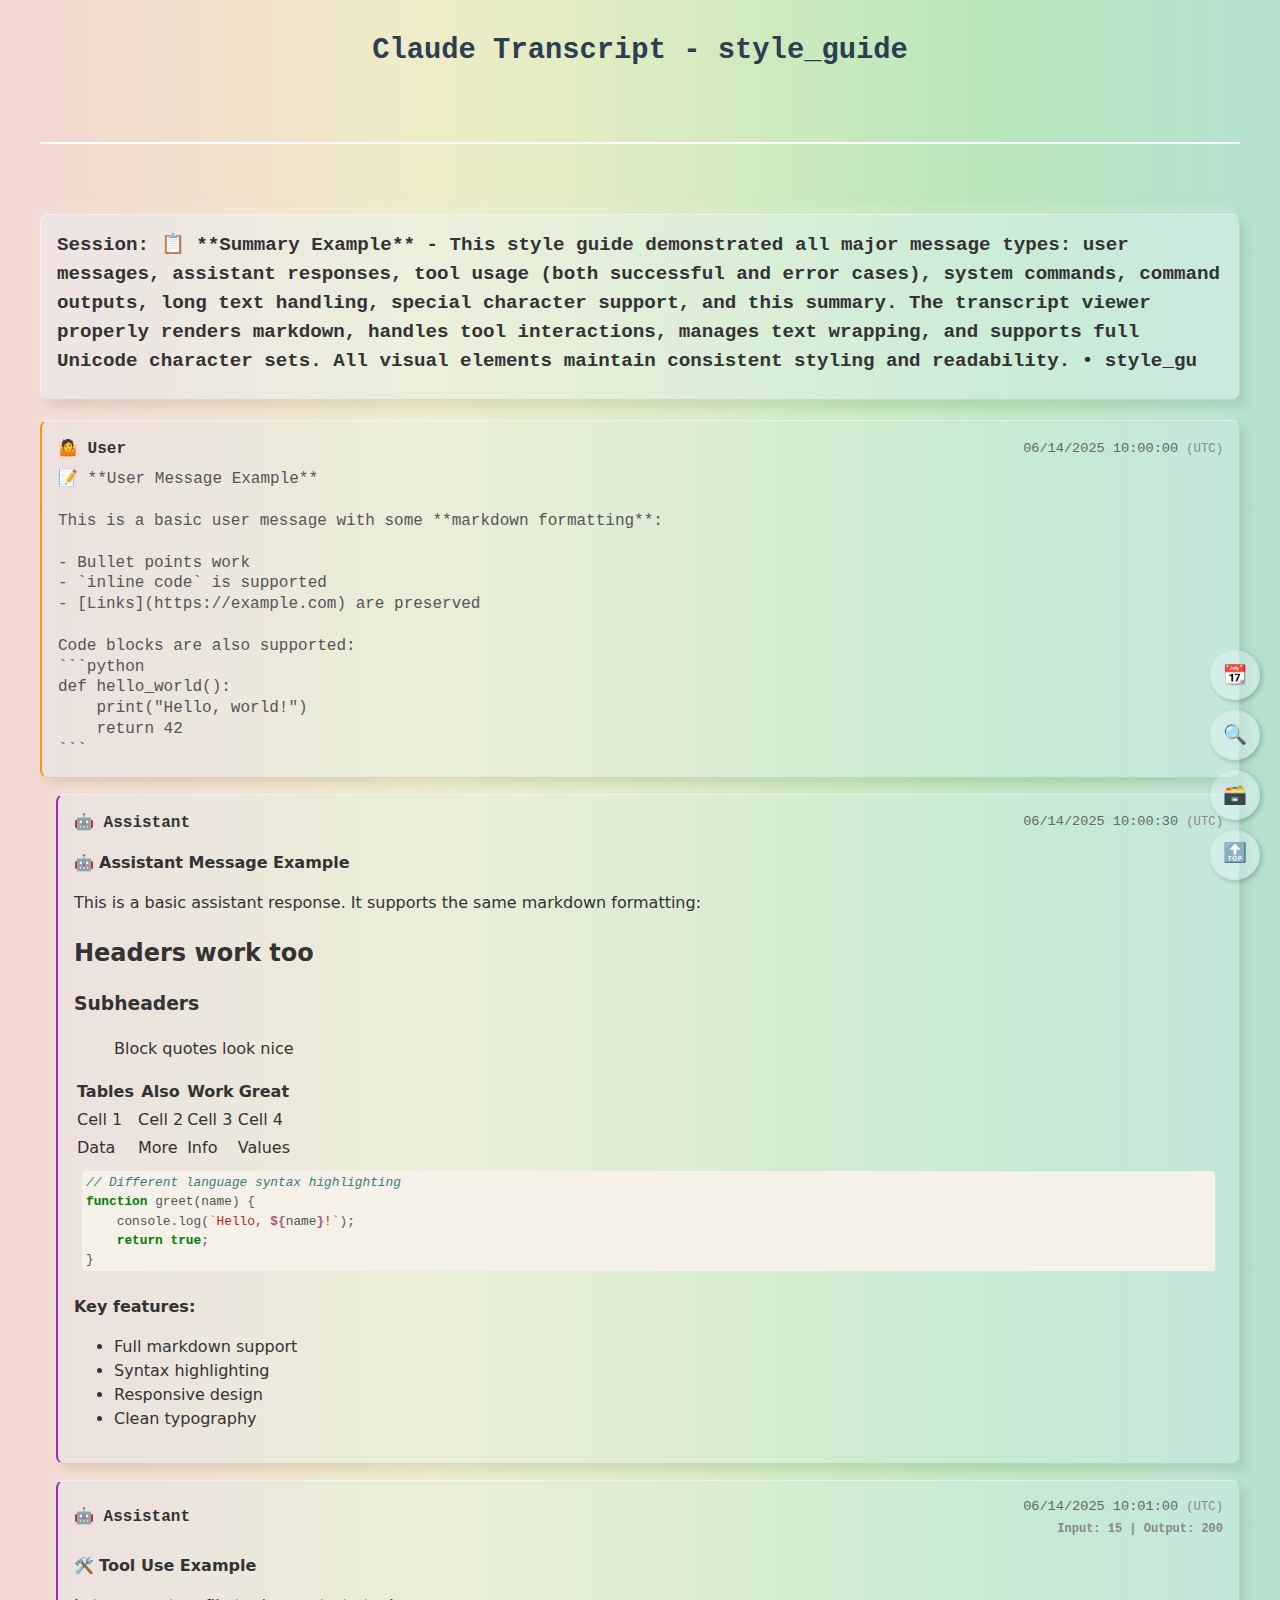
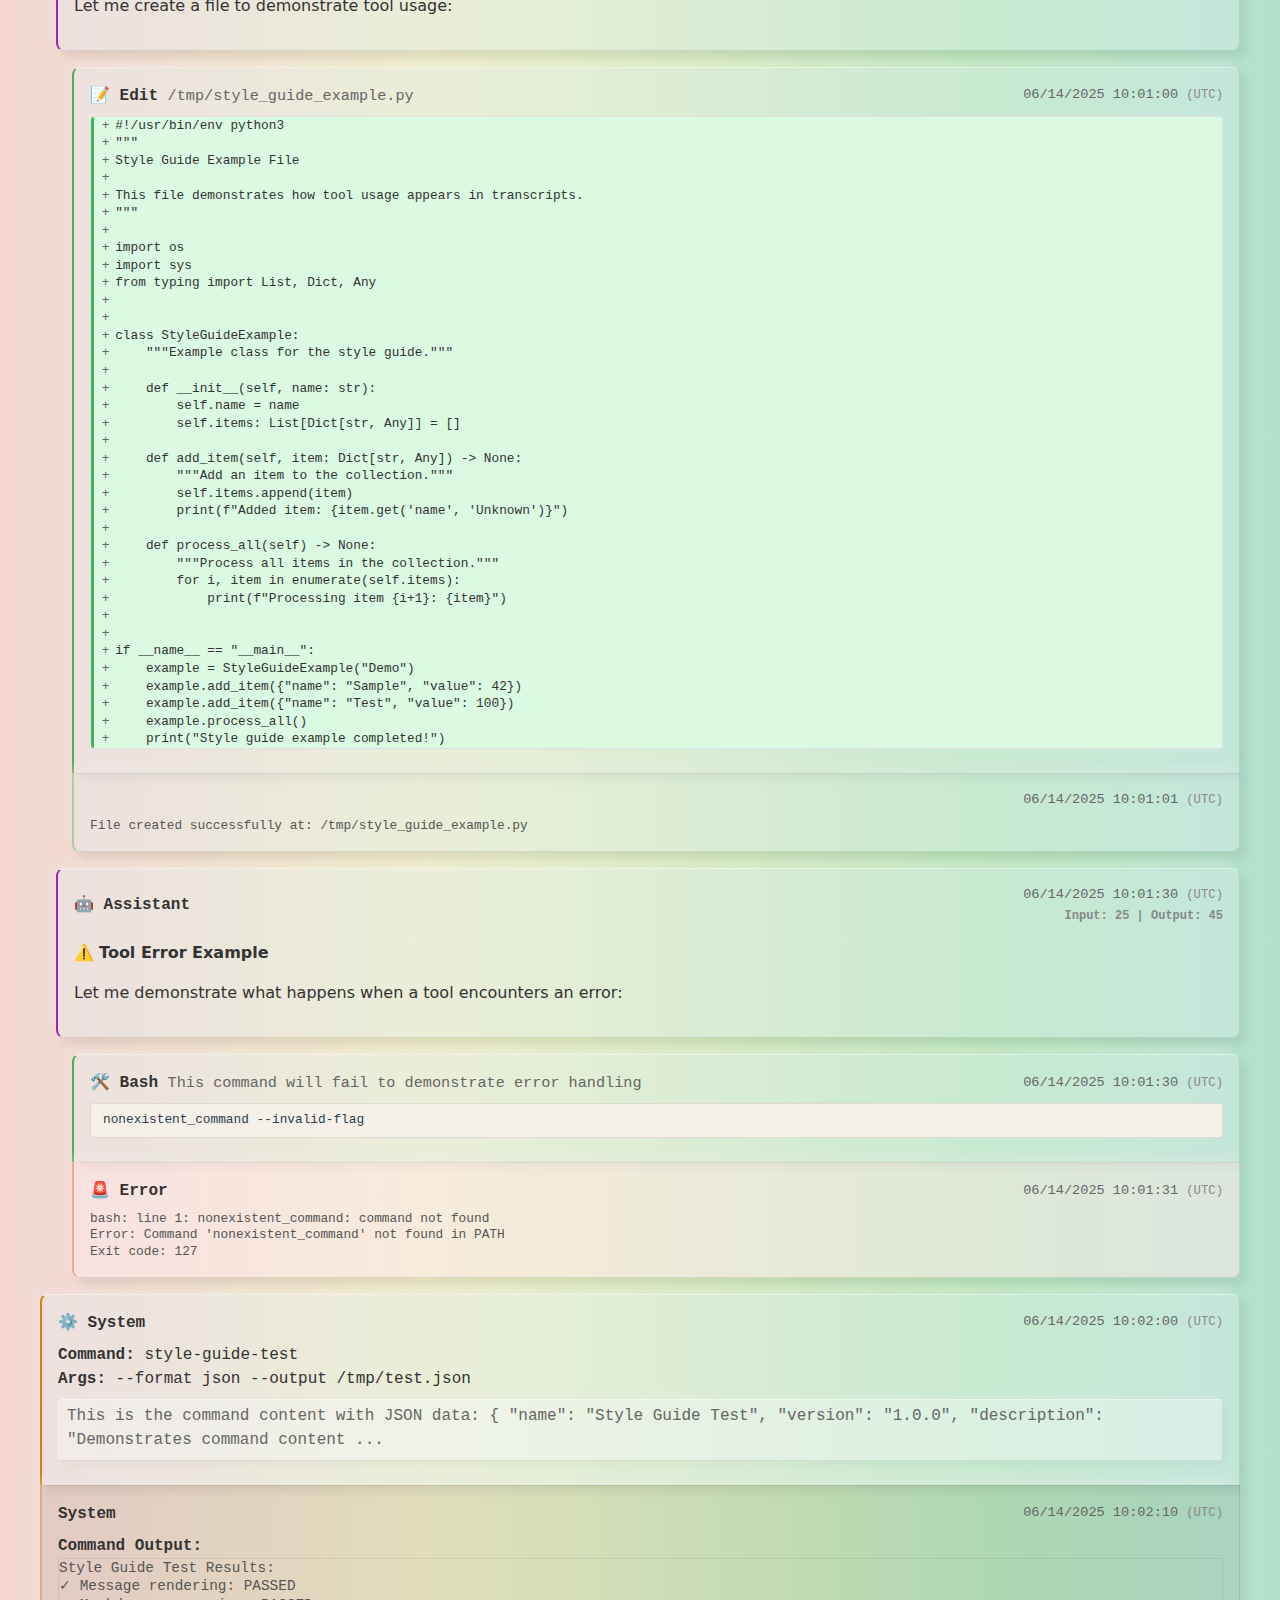
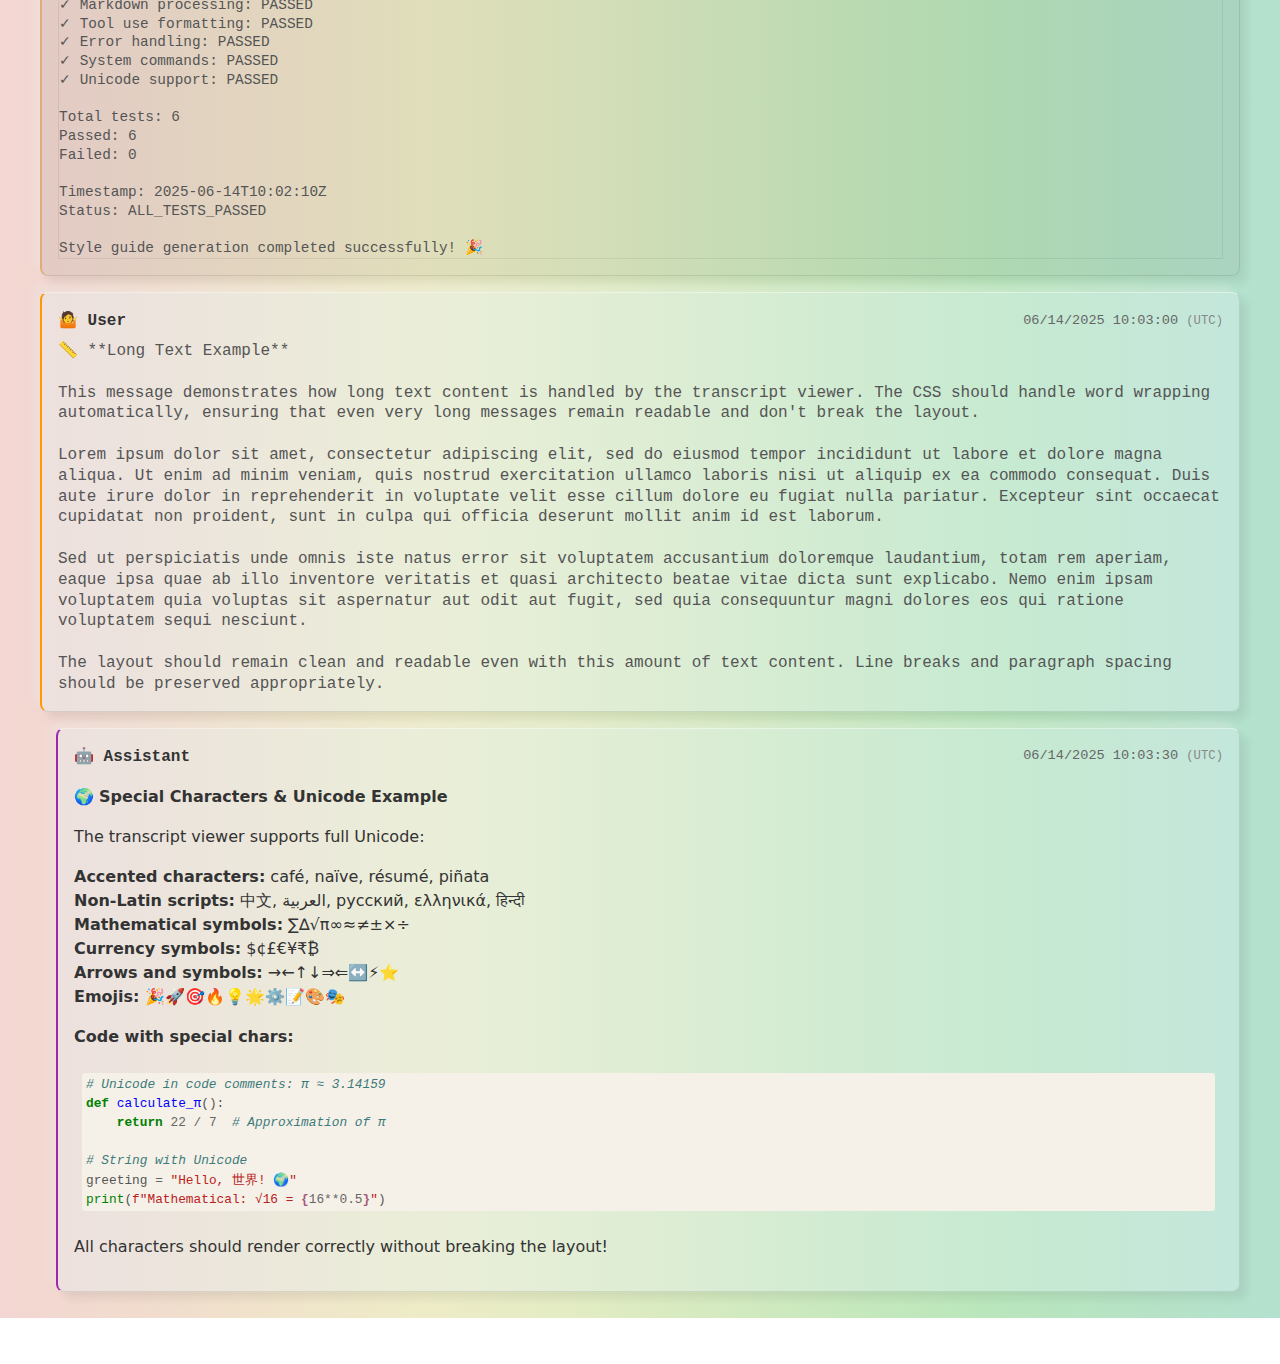
<file: scripts/style_guide_output/transcript_style_guide.html>
<!DOCTYPE html>
<!-- Generated by claude-code-log v0.8.0 -->
<html lang='en'>

<head>
    <meta charset='UTF-8'>
    <meta name='viewport' content='width=device-width, initial-scale=1.0'>
    <title>Claude Transcript - style_guide</title>
    
    <style>
/* Global styles shared across all templates */

/* CSS Variables for shared colors and consistent theming */
:root {
    /* Base colors */
    --code-bg-color: #f5f1e8;
    --tool-param-sep-color: #4b494822;

    /* Dimmed/transparent variants (66 = ~40% opacity) */
    --white-dimmed: #ffffff66;
    --highlight-dimmed: #e3f2fd66;
    --assistant-dimmed: #9c27b066;
    --info-dimmed: #2196f366;
    --warning-dimmed: #d9810066;
    --success-dimmed: #4caf5066;
    --error-dimmed: #f4433666;
    --neutral-dimmed: #f8f9fa66;
    --tool-input-dimmed: #fff3cd66;
    --thinking-dimmed: #f0f0f066;
    --tool-result-dimmed: #e8f5e866;
    --session-bg-dimmed: #e8f4fd66;
    --ide-notification-dimmed: #d2d6d966;

    /* Fully transparent variants (88 = ~53% opacity) */
    --highlight-semi: #e3f2fd88;
    --error-semi: #ffebee88;
    --neutral-semi: #f8f9fa88;

    /* Slightly transparent variants (55 = ~33% opacity) */
    --highlight-light: #e3f2fd55;

    /* Solid colors for text and accents */
    --text-muted: #666;
    --text-secondary: #495057;

    /* Font families */
    --font-monospace: 'Fira Code', 'Monaco', 'Consolas', 'SF Mono', 'Inconsolata', 'Droid Sans Mono', 'Source Code Pro', 'Ubuntu Mono', 'Cascadia Code', 'Menlo', monospace;
    --font-ui: system-ui, -apple-system, BlinkMacSystemFont, 'Segoe UI', sans-serif;
}

body {
    font-family: var(--font-monospace);
    line-height: 1.5;
    max-width: 1200px;
    margin: 0 auto;
    padding: 10px;
    background: linear-gradient(90deg, #f3d6d2, #f1dcce, #f0e4ca, #eeecc7, #e3ecc3, #d5eac0, #c6e8bd, #b9e6bc, #b6e3c5, #b3e1cf);
    color: #333;
}

h1 {
    text-align: center;
    color: #2c3e50;
    margin-bottom: 20px;
    font-size: 1.8em;
}

/* Common typography */

code {
    background-color: var(--code-bg-color);
    padding: 2px 4px;
    border-radius: 3px;
    font-family: var(--font-monospace);
    line-height: 1.5;
}


pre {
    background-color: #12121212;
    padding: 10px;
    border-radius: 5px;
    white-space: pre-wrap;
    word-wrap: break-word;
    word-break: break-word;
    font-family: var(--font-monospace);
    line-height: 1.5;
}

/* Common card styling */
.card-base {
    background-color: #ffffff66;
    border-radius: 8px;
    padding: 16px;
    box-shadow: -7px -7px 10px #eeeeee44, 7px 7px 10px #00000011;
    border-left: #ffffff66 1px solid;
    border-top: #ffffff66 1px solid;
    border-bottom: #00000017 1px solid;
    border-right: #00000017 1px solid;
}

.card-base:hover {
    box-shadow: -10px -10px 15px #eeeeee66, 10px 10px 15px #00000022;
    transform: translateY(-1px);
    transition: all 0.2s ease;
}

/* Common header styling */
.header {
    font-weight: 600;
    margin-bottom: 8px;
    display: flex;
    justify-content: space-between;
    align-items: center;
    flex-wrap: wrap;
    gap: 8px;
}

.header > span:first-child {
    flex: 1;
    min-width: 0;
    overflow: hidden;
}

/* Tool summary in header */
.tool-summary {
    font-weight: normal;
    color: var(--text-muted);
    font-size: 0.95em;
    word-break: break-all;
    overflow-wrap: anywhere;
    display: inline;
}

/* Timestamps */
.timestamp {
    font-size: 0.85em;
    color: #666;
    font-weight: normal;
}

/* Floating action buttons */
.floating-btn {
    position: fixed;
    right: 20px;
    background-color: #e8f4fd66;
    color: #666;
    border: none;
    border-radius: 50%;
    width: 50px;
    height: 50px;
    font-size: 1.2em;
    line-height: 1;
    cursor: pointer;
    display: flex;
    align-items: center;
    justify-content: center;
    box-shadow: 2px 2px 5px rgba(0, 0, 0, 0.2);
    transition: background-color 0.3s, transform 0.2s;
    z-index: 1000;
    text-decoration: none;
}

.floating-btn:hover {
    background-color: #e8f4fdcc;
    transform: translateY(-2px);
}

.floating-btn:visited {
    color: #666;
}

/* Floating buttons positioning */
.scroll-top.floating-btn {
    bottom: 20px;
}

.toggle-details.floating-btn {
    bottom: 80px;
}

.filter-messages.floating-btn {
    bottom: 140px;
}

.timeline-toggle.floating-btn {
    bottom: 200px;
}
/* Message and content styles */
.message {
    margin-bottom: 1em;
    margin-left: 1em;
    padding: 1em;
    border-radius: 8px;
    border-left: var(--white-dimmed) 2px solid;
    background-color: var(--highlight-light);
    box-shadow: -7px -7px 10px #eeeeee44, 7px 7px 10px #00000011;
    border-top: var(--white-dimmed) 1px solid;
    border-bottom: #00000017 1px solid;
    border-right: #00000017 1px solid;
}

/* Message header info styling */
.header-info {
    display: flex;
    flex-direction: column;
    align-items: flex-end;
    gap: 2px;
}

.timestamp-row {
    display: flex;
    flex-direction: row;
    align-items: normal;
    gap: 8px;
}

.pair-duration {
    font-size: 80%;
    color: #666;
    font-style: italic;
}

.token-usage {
    font-size: 0.75em;
    color: #888;
}

/* Paired message styling */
.message.paired-message {
    margin-bottom: 0;
}

.message.paired-message.pair_first {
    border-bottom-left-radius: 0;
    border-bottom-right-radius: 0;
    border-bottom: none;
}

.message.paired-message.pair_last {
    margin-top: 0;
    margin-bottom: 1em;
    border-top-left-radius: 0;
    border-top-right-radius: 0;
    border-top: 1px solid #00000011;
}

.message.paired-message.pair_middle {
    margin-top: 0;
    border-radius: 0;
    border-top: 1px solid #00000011;
    border-bottom: none;
}

.session-divider {
    margin: 70px 0;
    border-top: 2px solid #fff;
}

/* Message type styling */
.user {
    border-left-color: #ff9800;
    margin-left: 0;
}

.assistant {
    border-left-color: #9c27b0;
}

/* Dimmed assistant when paired with thinking */
.assistant.paired-message {
    border-left-color: var(--assistant-dimmed);
}

.system {
    border-left-color: #d98100;
    margin-left: 0;
}

.system-warning {
    border-left-color: #2196f3;
    background-color: var(--highlight-semi);
    margin-left: 2em; /* Extra indent - assistant-initiated */
}

.system-error {
    border-left-color: #f44336;
    background-color: var(--error-semi);
    margin-left: 0;
}

.system-info {
    border-left-color: var(--info-dimmed);
    background-color: var(--highlight-dimmed);
    margin-left: 2em; /* Extra indent - assistant-initiated */
    font-size: 80%;
}

/* Command output styling */
.command-output {
    background-color: #1e1e1e11;
    border-left-color: var(--warning-dimmed);
}

.command-output-content {
    background-color: #1e1e1e08;
    padding: 12px;
    border-radius: 4px;
    border: 1px solid #00000011;
    margin-top: 8px;
    font-family: var(--font-monospace);
    font-size: 0.9em;
    line-height: 1.4;
    white-space: pre-wrap;
    word-wrap: break-word;
    color: #333;
    overflow-x: auto;
}

/* Bash command styling */
.bash-input {
    background-color: #1e1e1e08;
    border-left-color: #4caf50;
}

.bash-prompt {
    color: #4caf50;
    font-weight: bold;
    font-size: 1.1em;
    margin-right: 8px;
}

.bash-command {
    font-family: var(--font-monospace);
    font-size: 0.95em;
    color: #2c3e50;
    background-color: #f8f9fa;
    padding: 2px 6px;
    border-radius: 3px;
}

/* Bash output styling */
.bash-output {
    background-color: var(--neutral-dimmed);
    border-left-color: #607d8b;
}

.bash-stdout {
    background-color: #1e1e1e05;
    padding: 12px;
    border-radius: 4px;
    border: 1px solid #00000011;
    margin: 8px 0;
    font-family: var(--font-monospace);
    font-size: 0.9em;
    line-height: 1.4;
    white-space: pre-wrap;
    word-wrap: break-word;
    color: #333;
    overflow-x: auto;
}

.bash-stderr {
    background-color: #ffebee;
    padding: 12px;
    border-radius: 4px;
    border: 1px solid #ffcdd2;
    margin: 8px 0;
    font-family: var(--font-monospace);
    font-size: 0.9em;
    line-height: 1.4;
    white-space: pre-wrap;
    word-wrap: break-word;
    color: #c62828;
    overflow-x: auto;
}

.bash-empty {
    color: #999;
    font-style: italic;
}

/* Bash tool content styling (Tool Use message) */
.bash-tool-content {
    margin: 8px 0;
}

.bash-tool-description {
    color: var(--text-muted);
    font-size: 0.95em;
    margin-bottom: 8px;
    line-height: 1.4;
}

.content pre.bash-tool-command {
    background-color: var(--code-bg-color);
    padding: 8px 12px;
    border-radius: 4px;
    border: 1px solid var(--tool-param-sep-color);
    font-family: var(--font-monospace);
    font-size: 0.9em;
    color: #2c3e50;
    margin: 0;
    overflow-x: auto;
}

.tool_use {
    border-left-color: #4caf50;
    margin-left: 2em; /* Extra indent - assistant-initiated */
}

.tool_result {
    border-left-color: var(--success-dimmed);
    margin-left: 2em; /* Extra indent - assistant-initiated */
}

.tool_result.error {
    border-left-color: var(--error-dimmed);
    background-color: var(--error-semi);
}

.message.tool_use pre, .message.tool_result pre {
    font-size: 80%;
}

/* Sidechain message styling */
.sidechain {
    opacity: 0.85;
    background-color: var(--neutral-semi);
    border-left-width: 2px;
    border-left-style: dashed;
}

/* Sidechain indentation hierarchy */
.sidechain.user {
    margin-left: 3em; /* Sub-assistant Prompt - nested below Task tool use (2em) */
}

.sidechain.assistant {
    margin-left: 4em; /* Sub-assistant - nested below prompt (3em) */
}

.sidechain.tool_use,
.sidechain.tool_result {
    margin-left: 5em; /* Sub-assistant tools - nested below assistant (4em) */
}

.sidechain .sidechain-indicator {
    color: var(--text-muted);
    font-size: 0.9em;
    margin-bottom: 5px;
    padding: 2px 6px;
    background-color: #e9ecef88;
    border-radius: 3px;
    display: inline-block;
}

.thinking {
    border-left-color: var(--assistant-dimmed);
}

/* Full purple when thinking is paired (as pair_first) */
.thinking.paired-message.pair_first {
    border-left-color: #9c27b0;
}

.image {
    border-left-color: #d48a5e;
    margin-left: 0; /* Align with user messages */
}

/* Session header styling */
.session-header {
    background-color: var(--session-bg-dimmed);
    border-radius: 8px;
    padding: 16px;
    margin: 30px 0 20px 0;
    box-shadow: -7px -7px 10px #eeeeee44, 7px 7px 10px #00000011;
    border-left: var(--white-dimmed) 1px solid;
    border-top: var(--white-dimmed) 1px solid;
    border-bottom: #00000017 1px solid;
    border-right: #00000017 1px solid;
}

.session-header .header {
    margin-bottom: 8px;
    font-size: 1.2em;
}

/* IDE notification styling */
.ide-notification {
    background-color: var(--ide-notification-dimmed);
    border-left: #9c27b0 2px solid;
    padding: 8px 12px;
    margin: 8px 0;
    border-radius: 4px;
    font-size: 80%;
    font-style: italic;
}

/* IDE selection styling */
.ide-selection-collapsible {
    margin-top: 4px;
}

.ide-selection-collapsible summary {
    cursor: pointer;
    color: var(--text-muted);
    user-select: none;
}

.ide-selection-collapsible summary:hover {
    color: #333;
}

.ide-selection-content {
    margin-top: 8px;
    padding: 8px;
    background-color: #f8f9fa;
    border-radius: 3px;
    border: 1px solid #dee2e6;
    font-family: var(--font-monospace);
    font-size: 0.85em;
    line-height: 1.4;
    white-space: pre-wrap;
    overflow-x: auto;
}

/* Content styling */
.content {
    word-wrap: break-word;
}

.content>pre {
    background-color: transparent;
    padding: 0;
    border-radius: 0;
}

.header:has(+ .content > details) {
    margin-left: 1em;
}

/* Assistant and Thinking content styling */
.assistant .content,
.thinking-text,
.user.compacted .content {
    font-family: var(--font-ui);
}

/* Code block styling */
pre > code {
    display: block;
}

/* Tool content styling */
.tool-content {
    background-color: var(--neutral-dimmed);
    border-radius: 4px;
    padding: 8px;
    margin: 8px 0;
    overflow-x: auto;
    box-shadow: -4px -4px 10px #eeeeee33, 4px 4px 10px #00000007;
    border-left: var(--white-dimmed) 1px solid;
    border-top: var(--white-dimmed) 1px solid;
    border-bottom: #00000017 1px solid;
    border-right: #00000017 1px solid;
}

/* Tool parameter table styling */
.tool-params-table {
    width: 100%;
    border-collapse: collapse;
    font-size: 80%;
}

.tool-params-table tr {
    border-bottom: 1px solid var(--tool-param-sep-color);
}

.tool-param-key {
    padding: 4px;
    font-weight: 600;
    color: var(--text-secondary);
    vertical-align: top;
    width: 8em;
}

.tool-param-value {
    padding: 4px;
    color: #212529;
    vertical-align: top;
}

.tool-param-structured {
    margin: 0;
    background-color: #f8f9fa;
    padding: 4px;
    border-radius: 3px;
}

.tool-param-collapsible {
    margin: 0;
}

.tool-param-collapsible summary {
    cursor: pointer;
    color: var(--text-muted);
}

.tool-param-collapsible summary:hover {
    color: #333;
}

.tool-param-full {
    margin-top: 4px;
    word-break: break-all;
}

.tool-params-empty {
    color: #999;
    font-style: italic;
}

.tool-result {
    background-color: var(--tool-result-dimmed);
    border-left: #4caf5088 1px solid;
}

.tool-use {
    background-color: var(--highlight-dimmed);
    border-left: #2196f388 1px solid;
}

.thinking-content {
    background-color: var(--thinking-dimmed);
    border-left: #66666688 1px solid;
}

.thinking-text {
    font-family: var(--font-ui);
    font-size: 90%;
    word-wrap: break-word;
    color: #555;
}

.tool-input {
    background-color: var(--tool-input-dimmed);
    border-radius: 4px;
    padding: 6px;
    margin: 4px 0;
    font-size: 0.9em;
    box-shadow: -7px -7px 10px #eeeeee44, 7px 7px 10px #00000011;
    border-left: var(--white-dimmed) 1px solid;
    border-top: var(--white-dimmed) 1px solid;
    border-bottom: #00000017 1px solid;
    border-right: #00000017 1px solid;
}

/* Session summary styling */
.session-summary {
    background-color: var(--white-dimmed);
    border-left: #4caf5088 4px solid;
    padding: 12px;
    margin: 8px 0;
    border-radius: 0 4px 4px 0;
    font-style: italic;
    box-shadow: -7px -7px 10px #eeeeee44, 7px 7px 10px #00000011;
    border-top: var(--white-dimmed) 1px solid;
    border-bottom: #00000017 1px solid;
    border-right: #00000017 1px solid;
}

/* Collapsible details styling */
details summary {
    cursor: pointer;
    color: var(--text-muted);
}

.collapsible-details {
    margin-top: -2em;
}

.collapsible-details summary {
    position: relative;
    cursor: pointer;
}

/* Collapsible code blocks (Read/Edit/Write tools) */
.tool_result .collapsible-code {
    margin-top: -2.5em;
}

.tool_result .collapsible-code summary {
    cursor: pointer;
    padding-top: 0.5em;
    background: var(--color-bg-secondary);
    border-radius: 4px;
}

.tool_result .collapsible-code summary:hover {
    background: var(--color-bg-tertiary);
}

/* Preview content styling - shown when closed */
.collapsible-details:not([open]) .preview-content {
    margin-top: 4px;
}

/* Tool result preview content with gradient fade */
.tool_result .preview-content {
    opacity: 0.7;
    mask-image: linear-gradient(to bottom, black 80%, transparent 100%);
    -webkit-mask-image: linear-gradient(to bottom, black 80%, transparent 100%);
}

/* Hide preview content when details/collapsible is open */
.collapsible-details[open] .preview-content,
.collapsible-code[open] .preview-content {
    display: none;
}

/* Style the full details content */
.details-content {
    margin-top: 4px;
}

/* Hide details content when closed */
.collapsible-details:not([open]) .details-content {
    display: none;
}

/* Style pre and other elements within details content */
.content pre {
    background-color: transparent;
    padding: 0;
    margin: 0;
    color: #555;
    line-height: 1.3;
    white-space: pre-wrap;
    word-wrap: break-word;
}

/* Message filtering */
.message.filtered-hidden {
    display: none;
}

/* ANSI color classes */
/* Standard colors */
.ansi-black { color: #000000; }
.ansi-red { color: #cd3131; }
.ansi-green { color: #0dbc79; }
.ansi-yellow { color: #e5e510; }
.ansi-blue { color: #2472c8; }
.ansi-magenta { color: #bc3fbc; }
.ansi-cyan { color: #11a8cd; }
.ansi-white { color: #e5e5e5; }

/* Bright colors */
.ansi-bright-black { color: #666666; }
.ansi-bright-red { color: #f14c4c; }
.ansi-bright-green { color: #23d18b; }
.ansi-bright-yellow { color: #f5f543; }
.ansi-bright-blue { color: #3b8eea; }
.ansi-bright-magenta { color: #d670d6; }
.ansi-bright-cyan { color: #29b8db; }
.ansi-bright-white { color: #ffffff; }

/* Background colors */
.ansi-bg-black { background-color: #000000; }
.ansi-bg-red { background-color: #cd3131; }
.ansi-bg-green { background-color: #0dbc79; }
.ansi-bg-yellow { background-color: #e5e510; }
.ansi-bg-blue { background-color: #2472c8; }
.ansi-bg-magenta { background-color: #bc3fbc; }
.ansi-bg-cyan { background-color: #11a8cd; }
.ansi-bg-white { background-color: #e5e5e5; }

/* Bright background colors */
.ansi-bg-bright-black { background-color: #666666; }
.ansi-bg-bright-red { background-color: #f14c4c; }
.ansi-bg-bright-green { background-color: #23d18b; }
.ansi-bg-bright-yellow { background-color: #f5f543; }
.ansi-bg-bright-blue { background-color: #3b8eea; }
.ansi-bg-bright-magenta { background-color: #d670d6; }
.ansi-bg-bright-cyan { background-color: #29b8db; }
.ansi-bg-bright-white { background-color: #ffffff; }

/* Text styles */
.ansi-bold { font-weight: bold; }
.ansi-dim { opacity: 0.7; }
.ansi-italic { font-style: italic; }
.ansi-underline { text-decoration: underline; }
/* Session navigation styles */
.navigation {
    background-color: #f8f9fa66;
    border-radius: 8px;
    padding: 16px;
    margin-bottom: 24px;
    box-shadow: -7px -7px 10px #eeeeee44, 7px 7px 10px #00000011;
    border-left: #ffffff66 1px solid;
    border-top: #ffffff66 1px solid;
    border-bottom: #00000017 1px solid;
    border-right: #00000017 1px solid;
}

.navigation h2 {
    margin: 0 0 12px 0;
    font-size: 1.2em;
    color: #495057;
}

.session-nav {
    margin-top: 1em;
    display: grid;
    gap: 8px;
}

.session-link {
    padding: 8px 12px;
    background-color: #ffffff66;
    border: 1px solid #dee2e6;
    border-radius: 4px;
    text-decoration: none;
    color: #495057;
    transition: background-color 0.2s;
}

.session-link:hover {
    background-color: #ffffff99;
}

.session-link-title {
    font-weight: 600;
    font-size: 0.9em;
}

.session-link-meta {
    font-size: 0.8em;
    color: #6c757d;
    margin-top: 2px;
}

/* Project-specific session navigation */
.project-sessions {
    margin-top: 15px;
    border-top: 1px solid #dee2e6;
    padding-top: 15px;
}

.project-sessions h4 {
    margin: 0 0 10px 0;
    font-size: 0.9em;
    color: #495057;
    font-weight: 600;
}

.project-sessions .session-link {
    padding: 6px 8px;
    font-size: 0.8em;
    margin-bottom: 4px;
}

.project-sessions .session-link-title {
    font-size: 0.85em;
}

.project-sessions .session-link-meta {
    font-size: 0.75em;
}

/* Combined transcript link */
.combined-transcript-link {
    display: inline-block;
    padding: 8px 12px;
    background-color: #ffffff66;
    border: 1px solid #dee2e6;
    border-radius: 4px;
    text-decoration: none;
    color: #495057;
    font-weight: 500;
    transition: background-color 0.2s;
}

.combined-transcript-link:hover {
    background-color: #ffffff99;
    text-decoration: none;
}
/* Filter toolbar and controls */
.filter-toolbar {
    background-color: #f8f9fa66;
    border-radius: 8px;
    padding: 12px 16px;
    margin-bottom: 16px;
    box-shadow: -7px -7px 10px #eeeeee44, 7px 7px 10px #00000011;
    border-left: #ffffff66 1px solid;
    border-top: #ffffff66 1px solid;
    border-bottom: #00000017 1px solid;
    border-right: #00000017 1px solid;
    display: none;
    position: sticky;
    top: 0;
    z-index: 100;
    backdrop-filter: blur(8px);
}

.filter-toolbar.visible {
    display: flex;
    flex-direction: column;
    gap: 16px;
}

.toolbar-header {
    display: flex;
    justify-content: space-between;
    align-items: center;
    margin-bottom: 8px;
    padding-bottom: 8px;
    border-bottom: 1px solid #dee2e633;
    gap: 16px;
}

.toolbar-header h3 {
    margin: 0;
    font-size: 1em;
    color: #495057;
    font-weight: 600;
}

.close-toolbar-btn {
    background: none;
    border: none;
    color: #666;
    cursor: pointer;
    font-size: 20px;
    padding: 5px;
    border-radius: 50%;
    transition: all 0.2s;
    line-height: 1;
    width: 30px;
    height: 30px;
    display: flex;
    align-items: center;
    justify-content: center;
    flex-shrink: 0;
}

.close-toolbar-btn:hover {
    background-color: #ffffff66;
    color: #333;
}

.filter-section {
    margin-top: 16px;
    padding-top: 16px;
    border-top: 1px solid #dee2e633;
}


.filter-toggles {
    display: flex;
    flex-wrap: wrap;
    align-items: center;
    gap: 8px;
    margin-bottom: 12px;
}


.filter-toggle {
    padding: 6px 12px;
    border: 1px solid #dee2e6;
    border-radius: 20px;
    background-color: transparent;
    color: #495057;
    font-size: 0.85em;
    font-weight: 500;
    cursor: pointer;
    transition: all 0.2s;
    display: flex;
    align-items: center;
    gap: 4px;
    white-space: nowrap;
}

.filter-toggle:hover {
    background-color: #ffffff99;
    transform: translateY(-1px);
}

.filter-toggle.active {
    background-color: #ffffffaa;
}

.filter-toggle.active:hover {
    background-color: #ffffff66;
}

/* Color-coded filter buttons */
.filter-toggle[data-type="user"] {
    border-color: #ff9800;
    border-width: 2px;
}

.filter-toggle[data-type="system"] {
    border-color: #d98100;
    border-width: 2px;
}

.filter-toggle[data-type="tool"] {
    border-color: #4caf50;
    border-width: 2px;
}

.filter-toggle[data-type="assistant"] {
    border-color: #9c27b0;
    border-width: 2px;
}

.filter-toggle[data-type="thinking"] {
    border-color: #9c27b066;
    border-width: 2px;
}

.filter-actions {
    display: flex;
    gap: 6px;
}

.filter-action-btn {
    padding: 4px 8px;
    border: 1px solid #dee2e6;
    border-radius: 4px;
    background-color: #ffffff66;
    color: #6c757d;
    font-size: 0.75em;
    cursor: pointer;
    transition: background-color 0.2s;
}

.filter-action-btn:hover {
    background-color: #ffffff99;
}

.filter-toggle .count {
    opacity: 0.7;
    font-size: 0.9em;
    margin-left: 2px;
}

.filter-toggle.active .count {
    opacity: 1;
}

.filter-messages.active {
    background-color: #fff3cd;
}
/* TodoWrite tool styling */
.todo-write {
    background-color: #f0f8ff66;
    border-left: #4169e188 3px solid;
    font-family: -apple-system, BlinkMacSystemFont, 'Segoe UI', 'Roboto', 'Helvetica Neue', Arial, sans-serif;
}

.tool-header {
    font-weight: 600;
    margin-bottom: 12px;
    color: #2c3e50;
    font-size: 1.1em;
}

.todo-list {
    background-color: #ffffff66;
    border-radius: 6px;
    padding: 8px;
    box-shadow: -7px -7px 10px #eeeeee44, 7px 7px 10px #00000011;
    border-left: #ffffff66 1px solid;
    border-top: #ffffff66 1px solid;
    border-bottom: #00000017 1px solid;
    border-right: #00000017 1px solid;
}

.todo-item {
    display: flex;
    align-items: center;
    gap: 8px;
    padding: 8px 4px;
    border-bottom: 1px solid #f0f3f6;
    transition: background-color 0.2s ease;
}

.todo-item:last-child {
    border-bottom: none;
}

.todo-item:hover {
    background-color: #f8f9fa;
}

.todo-item.completed {
    opacity: 0.7;
}

.todo-item.completed .todo-content {
    text-decoration: line-through;
    color: #6c757d;
}

.todo-item input[type="checkbox"] {
    margin: 0;
    cursor: default;
}

.todo-status {
    font-size: 1.1em;
    line-height: 1;
}

.todo-content {
    flex: 1;
    color: #333;
    font-weight: 500;
    font-size: 90%;
    font-family: var(--font-ui);
}

.todo-id {
    font-size: 0.8em;
    color: #6c757d;
    font-weight: normal;
}

/* Priority-based left border colors */
.todo-item.high {
    border-left: 3px solid #dc3545;
}

.todo-item.medium {
    border-left: 3px solid #ffc107;
}

.todo-item.low {
    border-left: 3px solid #28a745;
}

/* Status-based background tints */
.todo-item.in_progress {
    background-color: #fff3cd;
}

.todo-item.completed {
    background-color: #d4edda;
}
/* Timeline-specific styles for vis-timeline */

/* Timeline toggle button styling */
.timeline-toggle.active {
    background-color: #fff3cd;
}

/* Timeline container positioning and styling */
#timeline-container {
    margin-bottom: 20px;
    box-shadow: 0 2px 4px rgba(0, 0, 0, 0.1);
    transition: top 0.3s ease;
    position: relative;
}

/* Timeline resize handle styling */
#timeline-resize-handle {
    transition: background 0.2s ease;
}

#timeline-resize-handle:hover {
    background: linear-gradient(to bottom, transparent, #bbb) !important;
}

#timeline-resize-handle:hover>div {
    background: #777 !important;
}

#timeline-resize-handle:active {
    background: linear-gradient(to bottom, transparent, #999) !important;
}

#timeline-resize-handle:active>div {
    background: #555 !important;
}

/* vis-timeline customizations */
.vis-timeline {
    border: none !important;
}

.vis-labelset .vis-label {
    font-size: 12px !important;
    font-weight: 500 !important;
    color: #495057 !important;
}

/* Timeline items styling */
.vis-item {
    border-radius: 4px !important;
    border: 1px solid #ddd !important;
    font-size: 11px !important;
    /* Stuck item workaround, see: https://github.com/visjs/vis-timeline/issues/494#issuecomment-1638974075 */
    transform: scale(0);
}

.vis-item .vis-item-content {
    padding: 2px 4px !important;
}

.vis-item.vis-selected {
    border-color: #007bff !important;
    box-shadow: 0 0 0 2px rgba(0, 123, 255, 0.25) !important;
}

/* Message type specific styling */
.vis-item.timeline-item-user {
    background-color: #e3f2fd !important;
    border-color: #2196f3 !important;
}

.vis-item.timeline-item-assistant {
    background-color: #f3e5f5 !important;
    border-color: #9c27b0 !important;
}

.vis-item.timeline-item-tool_use {
    background-color: #fff8e1 !important;
    border-color: #ffc107 !important;
}

.vis-item.timeline-item-tool_result {
    background-color: #e8f5e8 !important;
    border-color: #4caf50 !important;
}

.vis-item.timeline-item-thinking {
    background-color: #fce4ec !important;
    border-color: #e91e63 !important;
}

.vis-item.timeline-item-system {
    background-color: #ffeee1 !important;
    border-color: #ff8707 !important;
}

.vis-item.timeline-item-image {
    background-color: #e1f5fe !important;
    border-color: #00bcd4 !important;
}

.vis-item.timeline-item-sidechain {
    background-color: #f5f5f5 !important;
    border-color: #9e9e9e !important;
}

/* Hide filtered timeline items */
.vis-item.timeline-filtered-hidden {
    display: none !important;
}

/* Timeline axis styling */
.vis-time-axis {
    border-top: 1px solid #ddd !important;
}

.vis-time-axis .vis-text {
    font-size: 11px !important;
    color: #666 !important;
}

/* Timeline navigation controls */
.vis-navigation {
    font-size: 12px !important;
}

/* Hide vis-timeline watermark if present */
.vis-timeline .vis-custom-time {
    display: none !important;
}

.vis-tooltip {
    max-width: 700px;
    padding: 1em !important;
    white-space: normal !important;
    font-family: inherit !important;
}

.vis-tooltip pre {
    margin: 0;
    padding: 0;
    background-color: transparent;
}

.vis-tooltip img {
    max-width: 700px;
}

.vis-tooltip div {
    white-space: normal;
}
/* Search Bar Styles */
.search-container {
    position: relative;
    width: 100%;
}

/* Keyboard shortcut hint */
.search-hint {
    position: absolute;
    right: 45px;
    top: 50%;
    transform: translateY(-50%);
    color: #999;
    font-size: 0.75em;
    pointer-events: none;
    transition: opacity 0.2s;
}

.search-hint.hidden {
    opacity: 0;
    visibility: hidden;
}

/* Inline Search for Filter Toolbar */
.search-inline {
    width: 100%;
    margin-bottom: 12px;
}

/* In filter toolbar mode, search is always visible when toolbar is visible */
.filter-toolbar:not(.visible) .search-container {
    display: none;
}

.search-input-wrapper {
    position: relative;
    display: flex;
    align-items: center;
    gap: 10px;
}

.search-input {
    width: 100%;
    padding: 8px 40px 8px 12px;
    background: #ffffff88;
    border: 1px solid #dee2e6;
    border-radius: 20px;
    color: #495057;
    font-size: 0.85em;
    font-family: inherit;
    transition: all 0.2s;
}

.search-input:focus {
    outline: none;
    border-color: #2196f3;
    background: #ffffff99;
    box-shadow: 0 0 0 2px rgba(33, 150, 243, 0.2);
}

.search-input::placeholder {
    color: #666;
}

.search-clear {
    position: absolute;
    right: 15px;
    background: none;
    border: none;
    color: #666;
    cursor: pointer;
    font-size: 18px;
    padding: 5px;
    display: none;
    border-radius: 50%;
    transition: all 0.2s;
}

.search-clear:hover {
    color: #333;
    background: #ffffff66;
}

.search-clear.visible {
    display: block;
}

/* Search Results Counter */
.search-results-info {
    margin-top: 8px;
    font-size: 12px;
    color: #666;
    display: none;
}

.search-results-info.visible {
    display: flex;
    justify-content: space-between;
    align-items: center;
    gap: 12px;
}

.search-navigation {
    display: flex;
    gap: 5px;
    align-items: center;
}

.search-options-inline {
    display: flex;
    gap: 12px;
    font-size: 0.75em;
}

.search-option-inline {
    display: flex;
    align-items: center;
    gap: 4px;
    cursor: pointer;
    color: #666;
}

.search-option-inline:hover {
    color: #333;
}

.search-option-inline input[type="checkbox"] {
    cursor: pointer;
    margin: 0;
}

.search-nav-btn {
    background: #ffffff88;
    border: 1px solid #dee2e6;
    border-radius: 4px;
    color: #333;
    padding: 4px 8px;
    cursor: pointer;
    font-size: 12px;
    transition: all 0.2s;
}

.search-nav-btn:hover:not(:disabled) {
    background: #ffffff99;
    border-color: #2196f3;
    transform: translateY(-1px);
}

.search-nav-btn:disabled {
    opacity: 0.5;
    cursor: not-allowed;
}

/* Search Match Highlighting */
.search-highlight {
    background-color: #ffeb3b;
    color: #000;
    padding: 0 2px;
    border-radius: 2px;
}

.search-highlight.current {
    background-color: #ff9800;
    color: #000;
}

/* Search Options */
.search-options {
    margin-top: 8px;
    display: flex;
    gap: 12px;
    font-size: 0.75em;
}

.search-option {
    display: flex;
    align-items: center;
    gap: 5px;
    color: #666;
    transition: color 0.2s;
}

.search-option input[type="checkbox"] {
    cursor: pointer;
    accent-color: #2196f3;
}

.search-option label {
    cursor: pointer;
    user-select: none;
}

.search-option:hover {
    color: #333;
}

/* Index Page Search Results */
.search-results-panel {
    margin: 20px 0;
    padding: 20px;
    background-color: #ffffff66;
    border-radius: 8px;
    box-shadow: -7px -7px 10px #eeeeee44, 7px 7px 10px #00000011;
    border-left: #ffffff66 1px solid;
    border-top: #ffffff66 1px solid;
    border-bottom: #00000017 1px solid;
    border-right: #00000017 1px solid;
    display: none;
}

.search-results-panel.visible {
    display: block;
}

.search-results-header {
    display: flex;
    justify-content: space-between;
    align-items: center;
    margin-bottom: 15px;
    padding-bottom: 10px;
    border-bottom: 1px solid #dee2e6;
}

.search-results-title {
    font-size: 16px;
    font-weight: 600;
    color: #2c3e50;
}

.search-close-btn {
    background: none;
    border: none;
    color: #666;
    cursor: pointer;
    font-size: 20px;
    padding: 5px;
    border-radius: 50%;
    transition: all 0.2s;
}

.search-close-btn:hover {
    color: #333;
    background: #ffffff66;
}

.search-result-group {
    margin-bottom: 20px;
}

.search-result-group-title {
    font-size: 14px;
    font-weight: 600;
    color: #2196f3;
    margin-bottom: 10px;
    display: flex;
    align-items: center;
    gap: 8px;
}

.search-result-count {
    background: #ffffff88;
    color: #666;
    padding: 2px 8px;
    border-radius: 12px;
    font-size: 11px;
    font-weight: normal;
    border: 1px solid #dee2e6;
}

.search-result-item {
    padding: 12px;
    margin-bottom: 8px;
    background-color: #ffffff88;
    border-radius: 6px;
    cursor: pointer;
    transition: all 0.2s;
    box-shadow: -3px -3px 5px #eeeeee22, 3px 3px 5px #00000008;
    border-left: #ffffff44 1px solid;
    border-top: #ffffff44 1px solid;
    border-bottom: #00000012 1px solid;
    border-right: #00000012 1px solid;
}

.search-result-item:hover {
    background-color: #ffffff99;
    transform: translateY(-1px);
    box-shadow: -5px -5px 8px #eeeeee33, 5px 5px 8px #00000012;
}

.search-result-item a {
    text-decoration: none;
    color: inherit;
    display: block;
}

.search-result-session {
    font-size: 12px;
    color: #666;
    margin-bottom: 5px;
    font-weight: 500;
}

.search-result-excerpt {
    font-size: 13px;
    color: #495057;
    line-height: 1.4;
}

.search-result-excerpt .search-highlight {
    font-weight: 600;
    background-color: #ffeb3b;
    color: #000;
    padding: 0 2px;
    border-radius: 2px;
}

.search-result-meta {
    margin-top: 8px;
    font-size: 11px;
    color: #666;
    display: flex;
    gap: 15px;
    padding-top: 5px;
    border-top: 1px solid #dee2e611;
}

/* Removed floating search button - now integrated in filter toolbar */

/* No results message */
.search-no-results {
    text-align: center;
    padding: 30px;
    color: #666;
    font-size: 14px;
    background-color: #ffffff44;
    border-radius: 6px;
    margin: 10px 0;
}

/* Loading indicator */
.search-loading {
    text-align: center;
    padding: 20px;
    color: #666;
    background-color: #ffffff44;
    border-radius: 6px;
}

.search-loading::after {
    content: '...';
    animation: dots 1.5s infinite;
}

@keyframes dots {
    0%, 20% { content: '.'; }
    40% { content: '..'; }
    60%, 100% { content: '...'; }
}

/* Keyboard shortcut hint */

/* Responsive adjustments */
@media (max-width: 768px) {
    .search-input {
        font-size: 0.8em;
    }

    .search-options {
        font-size: 0.7em;
    }
}
/* Edit tool diff styling */
.edit-tool-content {
    margin: 8px 0;
}

.edit-file-path {
    font-weight: 600;
    color: var(--text-secondary);
    margin-bottom: 8px;
    font-size: 0.95em;
}

.edit-replace-all {
    color: var(--text-muted);
    font-size: 0.85em;
    font-style: italic;
    margin-bottom: 8px;
}

.edit-diff {
    background-color: #f8f9fa;
    border: 1px solid #dee2e6;
    border-radius: 4px;
    overflow-x: auto;
    font-family: var(--font-monospace);
    font-size: 80%;
    line-height: 2ex;
}

/* Diff line styling */
.diff-line {
    padding: 2px 4px 2px 2px;
    white-space: pre-wrap;
    word-wrap: break-word;
}

.diff-marker {
    display: inline-block;
    width: 1.5em;
    text-align: center;
    user-select: none;
    color: var(--text-muted);
}

/* Line backgrounds */
.diff-removed {
    background-color: #ffebe9;
    border-left: 3px solid #f85149;
}

.diff-added {
    background-color: #dafbe1;
    border-left: 3px solid #3fb950;
}

.diff-context {
    background-color: var(--code-bg-color);
    border-left: 3px solid transparent;
}

/* Character-level highlighting */
.diff-char-removed {
    background-color: #ffcecb;
    border-radius: 2px;
}

.diff-char-added {
    background-color: #abf2bc;
    border-radius: 2px;
}

/* Remove default mark styling */
mark.diff-char-removed,
mark.diff-char-added {
    color: inherit;
}
/* Pygments syntax highlighting styles */

/* Base styles for highlighted code blocks */
.highlight {
    background: var(--color-bg-secondary);
    border-radius: 4px;
    overflow-x: auto;
}

.highlight pre {
    margin: 0;
    padding: 0.5em;
    line-height: 1.5;
    font-family: var(--font-monospace);
    white-space: pre;  /* Prevent line wrapping */
}

/* Smaller font for code blocks in markdown content (assistant messages, thinking, etc.) */
.content.markdown .highlight pre code {
    font-size: 80%;
}

/* Line numbers table styling */
.highlight .highlighttable {
    width: 100%;
    border-spacing: 0;
    background: transparent;
}

.highlight .highlighttable td {
    padding: 0;
    vertical-align: top;
}

.highlight .highlighttable td.linenos {
    width: 1%;
    text-align: right;
    user-select: none;
    border-right: 1px solid var(--color-border-dim);
}

.highlight .linenos pre {
    color: var(--color-text-dim);
    background: var(--color-bg-tertiary);
    padding: 0.65em 0.5em 0.5em 0.8em;
    margin: 0;
    line-height: 1.5;
    white-space: pre;
}

.highlight .linenos .normal {
    color: inherit;
}

.highlight td.code {
    width: 99%;
}

.highlight td.code pre {
    padding-left: 0.8em;
    line-height: 1.5;
}

/* Read tool specific styles */
.read-tool-content {
    font-weight: 600;
    color: var(--color-blue);
    margin: 0.5em 0;
    font-family: var(--font-monospace);
    font-size: 0.9em;
}

.read-tool-result {
    margin: 0.5em 0;
}

/* Unified styling for inline preview text in tool results */
.tool-result .line-count,
.tool-result .preview-text {
    font-size: 0.9em;
    color: var(--color-text-secondary);
    margin-left: 0.5em;
}

.read-tool-result .system-reminder {
    margin-top: 0.5em;
    padding: 0.5em;
    background: var(--color-bg-secondary);
    border-left: 3px solid var(--color-blue);
    border-radius: 4px;
    font-style: italic;
    font-size: 80%;
    color: var(--color-text-secondary);
}

/* Edit tool result specific styles */
.edit-tool-result {
    margin: 0.5em 0;
}

/* Multiedit tool specific styles */
.multiedit-tool-content {
    margin: 0.5em 0;
}

.multiedit-file-path {
    font-weight: 600;
    color: var(--color-purple);
    margin-bottom: 0.5em;
    font-family: var(--font-monospace);
    font-size: 0.9em;
}

.multiedit-count {
    font-size: 0.85em;
    color: var(--color-text-secondary);
    margin-bottom: 0.8em;
}

.multiedit-item {
    margin-bottom: 1em;
    border-left: 2px solid var(--color-border-dim);
    padding-left: 1em;
}

.multiedit-item-header {
    font-weight: 600;
    color: var(--color-text-secondary);
    margin-bottom: 0.5em;
    font-size: 0.9em;
}

/* Write tool specific styles */
.write-tool-content {
    margin: 0.5em 0;
}

.write-file-path {
    font-weight: 600;
    color: var(--color-green);
    margin-bottom: 0.5em;
    font-family: var(--font-monospace);
    font-size: 0.9em;
    padding-left: 1.5em;
}


/* Pygments token styles (based on 'default' theme) */
.highlight { background: var(--color-bg-secondary); }
.highlight .hll { background-color: #ffffcc }
.highlight .c { color: #3D7B7B; font-style: italic } /* Comment */
.highlight .err { border: 1px solid #FF0000 } /* Error */
.highlight .k { color: #008000; font-weight: bold } /* Keyword */
.highlight .o { color: #666666 } /* Operator */
.highlight .ch { color: #3D7B7B; font-style: italic } /* Comment.Hashbang */
.highlight .cm { color: #3D7B7B; font-style: italic } /* Comment.Multiline */
.highlight .cp { color: #9C6500 } /* Comment.Preproc */
.highlight .cpf { color: #3D7B7B; font-style: italic } /* Comment.PreprocFile */
.highlight .c1 { color: #3D7B7B; font-style: italic } /* Comment.Single */
.highlight .cs { color: #3D7B7B; font-style: italic } /* Comment.Special */
.highlight .gd { color: #A00000 } /* Generic.Deleted */
.highlight .ge { font-style: italic } /* Generic.Emph */
.highlight .ges { font-weight: bold; font-style: italic } /* Generic.EmphStrong */
.highlight .gr { color: #E40000 } /* Generic.Error */
.highlight .gh { color: #000080; font-weight: bold } /* Generic.Heading */
.highlight .gi { color: #008400 } /* Generic.Inserted */
.highlight .go { color: #717171 } /* Generic.Output */
.highlight .gp { color: #000080; font-weight: bold } /* Generic.Prompt */
.highlight .gs { font-weight: bold } /* Generic.Strong */
.highlight .gu { color: #800080; font-weight: bold } /* Generic.Subheading */
.highlight .gt { color: #0044DD } /* Generic.Traceback */
.highlight .kc { color: #008000; font-weight: bold } /* Keyword.Constant */
.highlight .kd { color: #008000; font-weight: bold } /* Keyword.Declaration */
.highlight .kn { color: #008000; font-weight: bold } /* Keyword.Namespace */
.highlight .kp { color: #008000 } /* Keyword.Pseudo */
.highlight .kr { color: #008000; font-weight: bold } /* Keyword.Reserved */
.highlight .kt { color: #B00040 } /* Keyword.Type */
.highlight .m { color: #666666 } /* Literal.Number */
.highlight .s { color: #BA2121 } /* Literal.String */
.highlight .na { color: #687822 } /* Name.Attribute */
.highlight .nb { color: #008000 } /* Name.Builtin */
.highlight .nc { color: #0000FF; font-weight: bold } /* Name.Class */
.highlight .no { color: #880000 } /* Name.Constant */
.highlight .nd { color: #AA22FF } /* Name.Decorator */
.highlight .ni { color: #717171; font-weight: bold } /* Name.Entity */
.highlight .ne { color: #CB3F38; font-weight: bold } /* Name.Exception */
.highlight .nf { color: #0000FF } /* Name.Function */
.highlight .nl { color: #767600 } /* Name.Label */
.highlight .nn { color: #0000FF; font-weight: bold } /* Name.Namespace */
.highlight .nt { color: #008000; font-weight: bold } /* Name.Tag */
.highlight .nv { color: #19177C } /* Name.Variable */
.highlight .ow { color: #AA22FF; font-weight: bold } /* Operator.Word */
.highlight .w { color: #bbbbbb } /* Text.Whitespace */
.highlight .mb { color: #666666 } /* Literal.Number.Bin */
.highlight .mf { color: #666666 } /* Literal.Number.Float */
.highlight .mh { color: #666666 } /* Literal.Number.Hex */
.highlight .mi { color: #666666 } /* Literal.Number.Integer */
.highlight .mo { color: #666666 } /* Literal.Number.Oct */
.highlight .sa { color: #BA2121 } /* Literal.String.Affix */
.highlight .sb { color: #BA2121 } /* Literal.String.Backtick */
.highlight .sc { color: #BA2121 } /* Literal.String.Char */
.highlight .dl { color: #BA2121 } /* Literal.String.Delimiter */
.highlight .sd { color: #BA2121; font-style: italic } /* Literal.String.Doc */
.highlight .s2 { color: #BA2121 } /* Literal.String.Double */
.highlight .se { color: #AA5D1F; font-weight: bold } /* Literal.String.Escape */
.highlight .sh { color: #BA2121 } /* Literal.String.Heredoc */
.highlight .si { color: #A45A77; font-weight: bold } /* Literal.String.Interpol */
.highlight .sx { color: #008000 } /* Literal.String.Other */
.highlight .sr { color: #A45A77 } /* Literal.String.Regex */
.highlight .s1 { color: #BA2121 } /* Literal.String.Single */
.highlight .ss { color: #19177C } /* Literal.String.Symbol */
.highlight .bp { color: #008000 } /* Name.Builtin.Pseudo */
.highlight .fm { color: #0000FF } /* Name.Function.Magic */
.highlight .vc { color: #19177C } /* Name.Variable.Class */
.highlight .vg { color: #19177C } /* Name.Variable.Global */
.highlight .vi { color: #19177C } /* Name.Variable.Instance */
.highlight .vm { color: #19177C } /* Name.Variable.Magic */
.highlight .il { color: #666666 } /* Literal.Number.Integer.Long */
    </style>
</head>

<body>
    <h1 id="title">Claude Transcript - style_guide</h1>

    <!-- Timeline Component -->
    <!-- Timeline Component Template -->
<!-- vis-timeline integration for transcript visualization -->

<div id="timeline-container"
    style="display: none; position: sticky; top: 0; z-index: 100; background: white; border-bottom: 1px solid #ddd; width: 100vw; margin-left: calc(-50vw + 50%); overflow: hidden; min-height: 150px; max-height: 80vh;">
    <div id="timeline-visualization" style="height: calc(100% - 8px); width: 100%;"></div>
    <div id="timeline-resize-handle"
        style="position: absolute; bottom: 0; left: 0; right: 0; height: 8px; background: linear-gradient(to bottom, transparent, #ddd); cursor: ns-resize; display: flex; align-items: center; justify-content: center;">
        <div style="width: 40px; height: 3px; background: #999; border-radius: 2px;"></div>
    </div>
</div>

<script id="timeline-script">
    // Timeline functionality - inline for self-contained HTML
    (function () {
        let timeline = null;
        let items = null;
        let groups = null;
        let isTimelineLoaded = false;
        let timelineIdToElement = new Map(); // Map timeline IDs to DOM elements
        let isResizing = false;

        // Message type to group mapping
        const messageTypeGroups = {
            'user': { id: 'user', content: '🤷 User', style: 'background-color: #e3f2fd;' },
            'assistant': { id: 'assistant', content: '🤖 Assistant', style: 'background-color: #f3e5f5;' },
            'tool_use': { id: 'tool_use', content: '🛠️ Tool Use', style: 'background-color: #fff3e0;' },
            'tool_result': { id: 'tool_result', content: '🧰 Tool Result', style: 'background-color: #e8f5e8;' },
            'thinking': { id: 'thinking', content: '💭 Thinking', style: 'background-color: #fce4ec;' },
            'system': { id: 'system', content: '⚙️ System', style: 'background-color: #ffeee1;' },
            'image': { id: 'image', content: '🖼️ Image', style: 'background-color: #e1f5fe;' },
            'sidechain': { id: 'sidechain', content: '🔗 Sub-assistant', style: 'background-color: #f5f5f5;' }
        };

        // Build timeline data from messages
        function buildTimelineData() {
            let latestTimeString = '1970-01-01 00:00:00';
            const timelineItems = [];
            const timelineGroups = [];
            const usedGroups = new Set();

            // Clear existing mapping
            timelineIdToElement.clear();

            // Get all messages from the page (including filtered ones - we'll hide them with CSS)
            const messages = document.querySelectorAll('.message:not(.session-header)');

            messages.forEach((messageEl, index) => {
                // Extract message data - handle both simple and complex CSS classes
                const classList = Array.from(messageEl.classList);
                let messageType = 'system'; // Default fallback

                // Check for sidechain first (sub-assistant messages)
                if (classList.includes('sidechain')) {
                    messageType = 'sidechain';
                } else if (classList.includes('system-warning') || classList.includes('system-error') || classList.includes('system-info')) {
                    messageType = 'system';
                } else {
                    // Look for standard message types
                    messageType = classList.find(cls =>
                        ['user', 'assistant', 'tool_use', 'tool_result', 'thinking', 'system', 'image'].includes(cls)
                    ) ?? 'system';
                }

                const timestampEl = messageEl.querySelector('.timestamp');
                if (!timestampEl) return; // Skip if no timestamp

                // Use raw timestamp from data attribute if available, otherwise fall back to text content
                const rawTimestamp = timestampEl.getAttribute('data-timestamp');
                const timestamp = rawTimestamp ?? timestampEl.textContent.trim();
                if (timestamp > latestTimeString) latestTimeString = timestamp;

                // Get message content preview
                const contentEl = messageEl.querySelector('.content');
                let content = '';
                if (contentEl) {
                    let textContent = contentEl.textContent ?? contentEl.innerText ?? '';

                    // For system messages, try to extract just the message without the prefix
                    if (messageType === 'system') {
                        // System messages often have format like "⚠️ System Warning: message content"
                        const systemMatch = textContent.match(/^[⚠️❌ℹ️]?\s*System\s+\w+:\s*(.+)$/);
                        if (systemMatch) {
                            textContent = systemMatch[1];
                        }
                    }

                    content = textContent.length > 100 ? textContent.substring(0, 100) + '...' : textContent;
                }

                // For tool_use messages, try to extract the tool name
                if (messageType === 'tool_use') {
                    // Try to extract tool name from JSON content
                    const nameMatch = content.match(/"name":\s*"([^"]+)"/);
                    if (nameMatch) {
                        const toolName = nameMatch[1];
                        content = toolName + ': ' + content.replace(/"name":\s*"[^"]+",?\s*/, '');
                    } else {
                        // Fallback: try to extract from header if available
                        const headerEl = messageEl.querySelector('.header span');
                        if (headerEl) {
                            const headerText = headerEl.textContent ?? '';
                            const toolMatch = headerText.match(/🛠️\s*(.+) \(Id:.*/);
                            if (toolMatch) {
                                content = toolMatch[1].replace("Tool Use: ", "") + (content ? ': ' + content : '');
                            }
                        }
                    }
                }

                // Add group if not already added
                if (!usedGroups.has(messageType)) {
                    timelineGroups.push(messageTypeGroups[messageType]);
                    usedGroups.add(messageType);
                }

                // Store mapping for click handling
                timelineIdToElement.set(index, messageEl);

                // Format tooltip content with proper containment and styling
                let title = contentEl.innerHTML;
                title = title.includes("<pre") ? title : `<pre>${title}</pre>`;

                // Clean up collapsible details for tooltip display
                if (title.includes("<details")) {
                    title = title.replace(/(<summary>.*<\/summary>)/gs, '').replace(/<details class="collapsible-details">(.*?)<\/details>/gs, (m, p) => p)
                }

                // Clean up excessive whitespace in pre tags
                title = title.replace(/<pre([^>]*)>[\s\r\n]+(.*?)[\s\r\n]+<\/pre>/gs, (m, attrs, content) => `<pre${attrs}>${content}</pre>`)

                // Adjust content display based on message type
                let displayContent = content ?? messageTypeGroups[messageType].content;

                // Check for sidechain context regardless of primary message type
                if (classList.includes('sidechain')) {
                    // Override group for sidechain messages, but preserve the content
                    messageType = 'sidechain';

                    // For sidechain messages, prefix with appropriate icon based on original type
                    if (classList.includes('user')) {
                        displayContent = '📝 ' + (content ?? 'Sub-assistant prompt');
                    } else if (classList.includes('assistant')) {
                        displayContent = '🔗 ' + (content ?? 'Sub-assistant response');
                    } else if (classList.includes('tool_use')) {
                        displayContent = '🔗 ' + (content ?? 'Sub-assistant tool use');
                    } else if (classList.includes('tool_result')) {
                        displayContent = '🔗 ' + (content ?? 'Sub-assistant tool result');
                    } else {
                        displayContent = '🔗 ' + (content ?? 'Sub-assistant');
                    }
                }

                // Create timeline item
                const timelineItem = {
                    id: index,
                    content: displayContent,
                    start: timestamp,
                    group: messageType,
                    title,
                    className: `timeline-item-${messageType}`
                };

                timelineItems.push(timelineItem);
            });

            // Set timeline window to show last hour by default, with padding after the last message
            const timelineEnd = new Date(new Date(latestTimeString).getTime() + 60 * 60 * 1000); // 1 hour after latest
            const timelineStart = new Date(timelineEnd.getTime() - 2 * 60 * 60 * 1000); // 2 hours total window (1 hour before latest + 1 hour after)

            return { timelineItems, timelineGroups, timelineEnd, timelineStart };
        }

        // Filter timeline items based on current message filters
        function applyFilters() {
            if (!timeline || !groups) return;

            // Get active filter types from filter toggles
            const activeTypes = Array.from(document.querySelectorAll('.filter-toggle.active'))
                .map(toggle => toggle.dataset.type);

            // Update groups visibility based on filter states
            const updatedGroups = groups.map(group => ({
                ...group,
                visible: activeTypes.includes(group.id)
            }));

            // Update timeline groups
            timeline.setGroups(updatedGroups);
        }

        // Handle timeline item click - scroll to corresponding message
        function onTimelineSelect(event) {
            const selection = timeline.getSelection();
            if (selection.length > 0) {
                const itemId = selection[0];
                const messageEl = timelineIdToElement.get(itemId);
                if (messageEl) {
                    // Calculate timeline height for proper scroll positioning
                    const timelineContainer = document.getElementById('timeline-container');
                    const timelineHeight = timelineContainer ? timelineContainer.offsetHeight : 0;

                    // Scroll so message top aligns with timeline bottom
                    const elementTop = messageEl.offsetTop;
                    const scrollPosition = elementTop - timelineHeight - 10; // 10px padding

                    window.scrollTo({
                        top: Math.max(0, scrollPosition),
                        behavior: 'smooth'
                    });

                    // Highlight the message briefly
                    messageEl.style.backgroundColor = '#fff3cd';
                    setTimeout(() => {
                        messageEl.style.backgroundColor = '';
                    }, 2000);
                }
            }
        }

        // Initialize timeline
        function initTimeline() {
            if (timeline) return; // Already initialized

            console.log('Initializing vis-timeline...');

            const container = document.getElementById('timeline-visualization');
            if (!container) {
                console.error('Timeline container not found');
                return;
            }

            // Build timeline data
            const { timelineItems, timelineGroups, timelineEnd, timelineStart } = buildTimelineData();
            items = timelineItems
            groups = timelineGroups
            if (items.length === 0) {
                console.warn('No timeline items found');
                return;
            }

            // Timeline options
            const options = {
                height: '100%',
                stack: true,
                showCurrentTime: true,
                zoomMin: 1000 * 1, // 1 second
                zoomMax: 1000 * 60 * 60 * 24 * 30, // 30 days
                start: timelineStart,
                end: timelineEnd,
                orientation: 'top',
                align: 'left',
                tooltip: {
                    // FIXME: This followMouse doesn't work for some reason and the tooltip box gets cut off for the bottom timeline boxes
                    followMouse: true,
                    overflowMethod: 'cap'
                },
                margin: {
                    item: 2,
                    axis: 2
                },
                groupOrder: (a, b) => {
                    const order = ['user', 'assistant', 'sidechain', 'tool_use', 'tool_result', 'thinking', 'system', 'image'];
                    return order.indexOf(a.id) - order.indexOf(b.id);
                }
            };

            // Create timeline
            timeline = new vis.Timeline(container, new vis.DataSet(items), new vis.DataSet(groups), options);

            // Make timeline available globally for debugging
            window.timeline = timeline;

            // Add event listeners
            timeline.on('select', onTimelineSelect);

            // Apply current filters
            applyFilters();

            console.log('Timeline initialized with', items.length, 'items and', groups.length, 'groups');
        }

        // Load vis-timeline library dynamically
        function loadVisTimeline() {
            return new Promise((resolve, reject) => {
                if (window.vis && window.vis.Timeline) {
                    resolve();
                    return;
                }

                console.log('Loading vis-timeline from CDN...');

                // Load CSS first
                const link = document.createElement('link');
                link.rel = 'stylesheet';
                link.href = 'https://unpkg.com/vis-timeline/styles/vis-timeline-graph2d.min.css';
                document.head.appendChild(link);

                // Load JavaScript
                const script = document.createElement('script');
                script.src = 'https://unpkg.com/vis-timeline/standalone/umd/vis-timeline-graph2d.min.js';
                script.onload = () => {
                    console.log('vis-timeline loaded successfully');
                    isTimelineLoaded = true;
                    resolve();
                };
                script.onerror = () => {
                    console.error('Failed to load vis-timeline');
                    reject(new Error('Failed to load vis-timeline'));
                };
                document.head.appendChild(script);
            });
        }

        // Toggle timeline visibility
        function toggleTimeline() {
            const container = document.getElementById('timeline-container');
            const button = document.getElementById('toggleTimeline');

            if (container.style.display === 'none') {
                // Show timeline
                button.classList.add('active');
                button.title = 'Hide timeline';
                button.textContent = '🗓️';

                // Load vis-timeline if needed and show timeline
                loadVisTimeline().then(() => {
                    container.style.display = 'block';
                    // Set default height if not already set
                    if (!container.style.height) {
                        container.style.height = '30vh';
                    }
                    // Wait for container to be visible, then initialize
                    setTimeout(() => {
                        initTimeline();
                        initTimelineResize();
                    }, 100);
                }).catch(error => {
                    console.error('Error loading timeline:', error);
                    alert('Failed to load timeline. Please check your internet connection.');
                    container.style.display = 'none';
                    button.classList.remove('active');
                    button.title = 'Show timeline';
                    button.textContent = '📆';
                });
            } else {
                // Hide timeline
                container.style.display = 'none';
                button.classList.remove('active');
                button.title = 'Show timeline';
                button.textContent = '📆';
            }
        }

        // Update timeline position when filter bar is toggled
        function updateTimelinePosition() {
            const container = document.getElementById('timeline-container');
            const filterToolbar = document.querySelector('.filter-toolbar');

            if (container && filterToolbar) {
                const filterHeight = filterToolbar.offsetHeight;
                const computedStyle = getComputedStyle(filterToolbar);
                const isFilterVisible = computedStyle.display !== 'none' &&
                    computedStyle.visibility !== 'hidden' &&
                    filterHeight > 0;

                container.style.top = isFilterVisible ? `${filterHeight}px` : '0px';
            }
        }

        // Initialize timeline resizing functionality
        function initTimelineResize() {
            const container = document.getElementById('timeline-container');
            const resizeHandle = document.getElementById('timeline-resize-handle');

            if (!container || !resizeHandle) return;

            let startY = 0;
            let startHeight = 0;

            function handleMouseDown(e) {
                isResizing = true;
                startY = e.clientY;
                startHeight = container.offsetHeight;

                document.addEventListener('mousemove', handleMouseMove);
                document.addEventListener('mouseup', handleMouseUp);

                // Prevent text selection during resize
                document.body.style.userSelect = 'none';
                e.preventDefault();
            }

            function handleMouseMove(e) {
                if (!isResizing) return;

                const deltaY = e.clientY - startY;
                const newHeight = Math.max(150, Math.min(window.innerHeight * 0.8, startHeight + deltaY));

                container.style.height = newHeight + 'px';

                // Trigger timeline redraw if needed
                if (timeline) {
                    timeline.redraw();
                }
            }

            function handleMouseUp() {
                isResizing = false;
                document.removeEventListener('mousemove', handleMouseMove);
                document.removeEventListener('mouseup', handleMouseUp);
                document.body.style.userSelect = '';
            }

            // Add mouse event listeners
            resizeHandle.addEventListener('mousedown', handleMouseDown);

            // Also allow resizing by dragging the container bottom edge
            container.addEventListener('mousedown', function (e) {
                const rect = container.getBoundingClientRect();
                if (e.clientY >= rect.bottom - 8) {
                    handleMouseDown(e);
                }
            });
        }

        // Export functions to global scope
        window.toggleTimeline = toggleTimeline;
        window.applyTimelineFilters = applyFilters;
        window.updateTimelinePosition = updateTimelinePosition;

        // Hook into existing systems
        document.addEventListener('DOMContentLoaded', function () {
            // Listen for filter changes
            const filterToggles = document.querySelectorAll('.filter-toggle');
            filterToggles.forEach(toggle => {
                toggle.addEventListener('click', function () {
                    setTimeout(applyFilters, 50);
                });
            });

            // Listen for select all/none buttons
            const selectAllButton = document.getElementById('selectAll');
            const selectNoneButton = document.getElementById('selectNone');
            if (selectAllButton) {
                selectAllButton.addEventListener('click', function () {
                    setTimeout(applyFilters, 50);
                });
            }
            if (selectNoneButton) {
                selectNoneButton.addEventListener('click', function () {
                    setTimeout(applyFilters, 50);
                });
            }

            // Listen for filter toolbar visibility changes
            const filterButton = document.getElementById('filterMessages');
            const closeFiltersButton = document.getElementById('closeFilters');

            if (filterButton) {
                filterButton.addEventListener('click', function () {
                    setTimeout(updateTimelinePosition, 50);
                });
            }

            if (closeFiltersButton) {
                closeFiltersButton.addEventListener('click', function () {
                    setTimeout(updateTimelinePosition, 50);
                });
            }

            // Update timeline position on window resize
            window.addEventListener('resize', updateTimelinePosition);
        });
    })();
</script>

    <!-- Combined Search & Filter Toolbar -->
    <div class="filter-toolbar">
        <div class="toolbar-header">
            <h3>🔍 Search & Filter</h3>
            <button class="close-toolbar-btn" id="closeToolbar" title="Close">✕</button>
        </div>

        <!-- Inline Search -->
        <!-- Inline Search Component for Filter Toolbar -->
<div id="searchContainer" class="search-inline search-container">
    <div class="search-input-wrapper">
        <input type="text"
               id="searchInput"
               class="search-input"
               placeholder="Search conversations... (Ctrl+F)"
               autocomplete="off">
        <button id="searchClear" class="search-clear" title="Clear search">✕</button>
    </div>

    <div id="searchResultsInfo" class="search-results-info">
        <div class="search-navigation">
            <span id="searchResultCount">No results</span>
            <button id="searchPrev" class="search-nav-btn" disabled title="Previous match (Shift+F3)">↑</button>
            <button id="searchNext" class="search-nav-btn" disabled title="Next match (F3)">↓</button>
        </div>
        <div class="search-options-inline">
            <label class="search-option-inline">
                <input type="checkbox" id="searchRegex">
                <span>Regex</span>
            </label>
            <label class="search-option-inline">
                <input type="checkbox" id="searchInFiltered" checked>
                <span>Visible only</span>
            </label>
        </div>
    </div>
</div>

        <!-- Filter Section -->
        <div class="filter-section">
            <div class="filter-toggles">
                <button class="filter-toggle active" data-type="user">🤷 User <span class="count">(0)</span></button>
                <button class="filter-toggle active" data-type="system">⚙️ System <span class="count">(0)</span></button>
                <button class="filter-toggle active" data-type="assistant">🤖 Assistant <span
                        class="count">(0)</span></button>
                <button class="filter-toggle active" data-type="thinking">💭 Thinking <span
                        class="count">(0)</span></button>
                <button class="filter-toggle active" data-type="tool">🛠️ Tool <span
                        class="count">(0)</span></button>
                <button class="filter-toggle active" data-type="sidechain">🔗 Sub-assistant <span
                        class="count">(0)</span></button>
                <button class="filter-toggle active" data-type="image">🖼️ Images <span class="count">(0)</span></button>
            </div>
            <div class="filter-actions">
                <button class="filter-action-btn" id="selectAll">All</button>
                <button class="filter-action-btn" id="selectNone">None</button>
            </div>
        </div>
    </div>


    

    
    
    <div class="session-divider"></div>
    <div id='session-style_guide' class='message session-header'>
        <div class='header'>Session: 📋 **Summary Example** - This style guide demonstrated all major message types: user messages, assistant responses, tool usage (both successful and error cases), system commands, command outputs, long text handling, special character support, and this summary. The transcript viewer properly renders markdown, handles tool interactions, manages text wrapping, and supports full Unicode character sets. All visual elements maintain consistent styling and readability. • style_gu</div>
        

    </div>
    
    
    
    
    <div class='message user'>
        <div class='header'>
            <span>🤷 User</span>
            <div class='header-info'>
                <div class='timestamp-row'>
                    <span class='timestamp' data-timestamp='2025-06-14T10:00:00Z'>2025-06-14 10:00:00</span>
                </div>
                
            </div>
        </div>
        <div class='content'><pre>📝 **User Message Example**

This is a basic user message with some **markdown formatting**:

- Bullet points work
- `inline code` is supported
- [Links](https://example.com) are preserved

Code blocks are also supported:
```python
def hello_world():
    print(&quot;Hello, world!&quot;)
    return 42
```</pre></div>
    </div>
    
    
    
    
    <div class='message assistant'>
        <div class='header'>
            <span>🤖 Assistant</span>
            <div class='header-info'>
                <div class='timestamp-row'>
                    <span class='timestamp' data-timestamp='2025-06-14T10:00:30Z'>2025-06-14 10:00:30</span>
                </div>
                
            </div>
        </div>
        <div class='content markdown'><p>🤖 <strong>Assistant Message Example</strong></p>
<p>This is a basic assistant response. It supports the same markdown formatting:</p>
<h2>Headers work too</h2>
<h3>Subheaders</h3>
<blockquote>
<p>Block quotes look nice</p>
</blockquote>
<table>
<thead>
<tr>
  <th>Tables</th>
  <th>Also</th>
  <th>Work</th>
  <th>Great</th>
</tr>
</thead>
<tbody>
<tr>
  <td>Cell 1</td>
  <td>Cell 2</td>
  <td>Cell 3</td>
  <td>Cell 4</td>
</tr>
<tr>
  <td>Data</td>
  <td>More</td>
  <td>Info</td>
  <td>Values</td>
</tr>
</tbody>
</table>
<div class="highlight"><pre><span></span><code><span class="c1">// Different language syntax highlighting</span>
<span class="kd">function</span><span class="w"> </span><span class="nx">greet</span><span class="p">(</span><span class="nx">name</span><span class="p">)</span><span class="w"> </span><span class="p">{</span>
<span class="w">    </span><span class="nx">console</span><span class="p">.</span><span class="nx">log</span><span class="p">(</span><span class="sb">`Hello, </span><span class="si">${</span><span class="nx">name</span><span class="si">}</span><span class="sb">!`</span><span class="p">);</span>
<span class="w">    </span><span class="k">return</span><span class="w"> </span><span class="kc">true</span><span class="p">;</span>
<span class="p">}</span>
</code></pre></div>
<p><strong>Key features:</strong></p>
<ul>
<li>Full markdown support</li>
<li>Syntax highlighting</li>
<li>Responsive design</li>
<li>Clean typography</li>
</ul>
</div>
    </div>
    
    
    
    
    <div class='message assistant'>
        <div class='header'>
            <span>🤖 Assistant</span>
            <div class='header-info'>
                <div class='timestamp-row'>
                    <span class='timestamp' data-timestamp='2025-06-14T10:01:00Z'>2025-06-14 10:01:00</span>
                </div>
                
                <span class='token-usage'>Input: 15 | Output: 200</span>
                
            </div>
        </div>
        <div class='content markdown'><p>🛠️ <strong>Tool Use Example</strong></p>
<p>Let me create a file to demonstrate tool usage:</p>
</div>
    </div>
    
    
    
    
    <div class='message tool_use paired-message pair_first'>
        <div class='header'>
            <span title="ID: tool_style_001">📝 Edit <span class='tool-summary'>/tmp/style_guide_example.py</span></span>
            <div class='header-info'>
                <div class='timestamp-row'>
                    <span class='timestamp' data-timestamp='2025-06-14T10:01:00Z'>2025-06-14 10:01:00</span>
                </div>
                
            </div>
        </div>
        <div class='content'><div class='edit-tool-content'><div class='edit-diff'><div class='diff-line diff-added'><span class='diff-marker'>+</span>#!/usr/bin/env python3</div><div class='diff-line diff-added'><span class='diff-marker'>+</span>&quot;&quot;&quot;</div><div class='diff-line diff-added'><span class='diff-marker'>+</span>Style Guide Example File</div><div class='diff-line diff-added'><span class='diff-marker'>+</span></div><div class='diff-line diff-added'><span class='diff-marker'>+</span>This file demonstrates how tool usage appears in transcripts.</div><div class='diff-line diff-added'><span class='diff-marker'>+</span>&quot;&quot;&quot;</div><div class='diff-line diff-added'><span class='diff-marker'>+</span></div><div class='diff-line diff-added'><span class='diff-marker'>+</span>import os</div><div class='diff-line diff-added'><span class='diff-marker'>+</span>import sys</div><div class='diff-line diff-added'><span class='diff-marker'>+</span>from typing import List, Dict, Any</div><div class='diff-line diff-added'><span class='diff-marker'>+</span></div><div class='diff-line diff-added'><span class='diff-marker'>+</span></div><div class='diff-line diff-added'><span class='diff-marker'>+</span>class StyleGuideExample:</div><div class='diff-line diff-added'><span class='diff-marker'>+</span>    &quot;&quot;&quot;Example class for the style guide.&quot;&quot;&quot;</div><div class='diff-line diff-added'><span class='diff-marker'>+</span>    </div><div class='diff-line diff-added'><span class='diff-marker'>+</span>    def __init__(self, name: str):</div><div class='diff-line diff-added'><span class='diff-marker'>+</span>        self.name = name</div><div class='diff-line diff-added'><span class='diff-marker'>+</span>        self.items: List[Dict[str, Any]] = []</div><div class='diff-line diff-added'><span class='diff-marker'>+</span>    </div><div class='diff-line diff-added'><span class='diff-marker'>+</span>    def add_item(self, item: Dict[str, Any]) -&gt; None:</div><div class='diff-line diff-added'><span class='diff-marker'>+</span>        &quot;&quot;&quot;Add an item to the collection.&quot;&quot;&quot;</div><div class='diff-line diff-added'><span class='diff-marker'>+</span>        self.items.append(item)</div><div class='diff-line diff-added'><span class='diff-marker'>+</span>        print(f&quot;Added item: {item.get(&#x27;name&#x27;, &#x27;Unknown&#x27;)}&quot;)</div><div class='diff-line diff-added'><span class='diff-marker'>+</span>    </div><div class='diff-line diff-added'><span class='diff-marker'>+</span>    def process_all(self) -&gt; None:</div><div class='diff-line diff-added'><span class='diff-marker'>+</span>        &quot;&quot;&quot;Process all items in the collection.&quot;&quot;&quot;</div><div class='diff-line diff-added'><span class='diff-marker'>+</span>        for i, item in enumerate(self.items):</div><div class='diff-line diff-added'><span class='diff-marker'>+</span>            print(f&quot;Processing item {i+1}: {item}&quot;)</div><div class='diff-line diff-added'><span class='diff-marker'>+</span></div><div class='diff-line diff-added'><span class='diff-marker'>+</span></div><div class='diff-line diff-added'><span class='diff-marker'>+</span>if __name__ == &quot;__main__&quot;:</div><div class='diff-line diff-added'><span class='diff-marker'>+</span>    example = StyleGuideExample(&quot;Demo&quot;)</div><div class='diff-line diff-added'><span class='diff-marker'>+</span>    example.add_item({&quot;name&quot;: &quot;Sample&quot;, &quot;value&quot;: 42})</div><div class='diff-line diff-added'><span class='diff-marker'>+</span>    example.add_item({&quot;name&quot;: &quot;Test&quot;, &quot;value&quot;: 100})</div><div class='diff-line diff-added'><span class='diff-marker'>+</span>    example.process_all()</div><div class='diff-line diff-added'><span class='diff-marker'>+</span>    print(&quot;Style guide example completed!&quot;)</div></div></div></div>
    </div>
    
    
    
    
    <div class='message tool_result paired-message pair_last'>
        <div class='header'>
            <span title="ID: tool_style_001"></span>
            <div class='header-info'>
                <div class='timestamp-row'>
                    <span class='timestamp' data-timestamp='2025-06-14T10:01:01Z' data-duration='took 1.0s'>2025-06-14 10:01:01</span>
                </div>
                
            </div>
        </div>
        <div class='content'><pre>File created successfully at: /tmp/style_guide_example.py</pre></div>
    </div>
    
    
    
    
    <div class='message assistant'>
        <div class='header'>
            <span>🤖 Assistant</span>
            <div class='header-info'>
                <div class='timestamp-row'>
                    <span class='timestamp' data-timestamp='2025-06-14T10:01:30Z'>2025-06-14 10:01:30</span>
                </div>
                
                <span class='token-usage'>Input: 25 | Output: 45</span>
                
            </div>
        </div>
        <div class='content markdown'><p>⚠️ <strong>Tool Error Example</strong></p>
<p>Let me demonstrate what happens when a tool encounters an error:</p>
</div>
    </div>
    
    
    
    
    <div class='message tool_use paired-message pair_first'>
        <div class='header'>
            <span title="ID: tool_style_002">🛠️ Bash <span class='tool-summary'>This command will fail to demonstrate error handling</span></span>
            <div class='header-info'>
                <div class='timestamp-row'>
                    <span class='timestamp' data-timestamp='2025-06-14T10:01:30Z'>2025-06-14 10:01:30</span>
                </div>
                
            </div>
        </div>
        <div class='content'><div class='bash-tool-content'><pre class='bash-tool-command'>nonexistent_command --invalid-flag</pre></div></div>
    </div>
    
    
    
    
    <div class='message tool_result error paired-message pair_last'>
        <div class='header'>
            <span title="ID: tool_style_002">🚨 Error</span>
            <div class='header-info'>
                <div class='timestamp-row'>
                    <span class='timestamp' data-timestamp='2025-06-14T10:01:31Z' data-duration='took 1.0s'>2025-06-14 10:01:31</span>
                </div>
                
            </div>
        </div>
        <div class='content'><pre>bash: line 1: nonexistent_command: command not found
Error: Command &#x27;nonexistent_command&#x27; not found in PATH
Exit code: 127</pre></div>
    </div>
    
    
    
    
    <div class='message system paired-message pair_first'>
        <div class='header'>
            <span>⚙️ System</span>
            <div class='header-info'>
                <div class='timestamp-row'>
                    <span class='timestamp' data-timestamp='2025-06-14T10:02:00Z'>2025-06-14 10:02:00</span>
                </div>
                
            </div>
        </div>
        <div class='content'><strong>Command:</strong> style-guide-test<br><strong>Args:</strong> --format json --output /tmp/test.json<br>
    <div class="tool-content">
        <details class="collapsible-details">
            <summary>
                Content
                <div class="preview-content">This is the command content with JSON data:
{
  &quot;name&quot;: &quot;Style Guide Test&quot;,
  &quot;version&quot;: &quot;1.0.0&quot;,
  &quot;description&quot;: &quot;Demonstrates command content ...</div>
            </summary>
            <div class="details-content">
                This is the command content with JSON data:
{
  &quot;name&quot;: &quot;Style Guide Test&quot;,
  &quot;version&quot;: &quot;1.0.0&quot;,
  &quot;description&quot;: &quot;Demonstrates command content formatting&quot;
}
            </div>
        </details>
    </div>
    </div>
    </div>
    
    
    
    
    <div class='message system command-output paired-message pair_last'>
        <div class='header'>
            <span>System</span>
            <div class='header-info'>
                <div class='timestamp-row'>
                    <span class='timestamp' data-timestamp='2025-06-14T10:02:10Z'>2025-06-14 10:02:10</span>
                </div>
                
            </div>
        </div>
        <div class='content'><strong>Command Output:</strong><br><pre class='command-output-content'>Style Guide Test Results:
✓ Message rendering: PASSED
✓ Markdown processing: PASSED
✓ Tool use formatting: PASSED
✓ Error handling: PASSED
✓ System commands: PASSED
✓ Unicode support: PASSED

Total tests: 6
Passed: 6
Failed: 0

Timestamp: 2025-06-14T10:02:10Z
Status: ALL_TESTS_PASSED

Style guide generation completed successfully! 🎉</pre></div>
    </div>
    
    
    
    
    <div class='message user'>
        <div class='header'>
            <span>🤷 User</span>
            <div class='header-info'>
                <div class='timestamp-row'>
                    <span class='timestamp' data-timestamp='2025-06-14T10:03:00Z'>2025-06-14 10:03:00</span>
                </div>
                
            </div>
        </div>
        <div class='content'><pre>📏 **Long Text Example**

This message demonstrates how long text content is handled by the transcript viewer. The CSS should handle word wrapping automatically, ensuring that even very long messages remain readable and don&#x27;t break the layout.

Lorem ipsum dolor sit amet, consectetur adipiscing elit, sed do eiusmod tempor incididunt ut labore et dolore magna aliqua. Ut enim ad minim veniam, quis nostrud exercitation ullamco laboris nisi ut aliquip ex ea commodo consequat. Duis aute irure dolor in reprehenderit in voluptate velit esse cillum dolore eu fugiat nulla pariatur. Excepteur sint occaecat cupidatat non proident, sunt in culpa qui officia deserunt mollit anim id est laborum.

Sed ut perspiciatis unde omnis iste natus error sit voluptatem accusantium doloremque laudantium, totam rem aperiam, eaque ipsa quae ab illo inventore veritatis et quasi architecto beatae vitae dicta sunt explicabo. Nemo enim ipsam voluptatem quia voluptas sit aspernatur aut odit aut fugit, sed quia consequuntur magni dolores eos qui ratione voluptatem sequi nesciunt.

The layout should remain clean and readable even with this amount of text content. Line breaks and paragraph spacing should be preserved appropriately.</pre></div>
    </div>
    
    
    
    
    <div class='message assistant'>
        <div class='header'>
            <span>🤖 Assistant</span>
            <div class='header-info'>
                <div class='timestamp-row'>
                    <span class='timestamp' data-timestamp='2025-06-14T10:03:30Z'>2025-06-14 10:03:30</span>
                </div>
                
            </div>
        </div>
        <div class='content markdown'><p>🌍 <strong>Special Characters &amp; Unicode Example</strong></p>
<p>The transcript viewer supports full Unicode:</p>
<p><strong>Accented characters:</strong> café, naïve, résumé, piñata<br />
<strong>Non-Latin scripts:</strong> 中文, العربية, русский, ελληνικά, हिन्दी<br />
<strong>Mathematical symbols:</strong> ∑∆√π∞≈≠±×÷<br />
<strong>Currency symbols:</strong> $¢£€¥₹₿<br />
<strong>Arrows and symbols:</strong> →←↑↓⇒⇐↔️⚡⭐<br />
<strong>Emojis:</strong> 🎉🚀🎯🔥💡🌟⚙️📝🎨🎭</p>
<p><strong>Code with special chars:</strong></p>
<div class="highlight"><pre><span></span><code><span class="c1"># Unicode in code comments: π ≈ 3.14159</span>
<span class="k">def</span><span class="w"> </span><span class="nf">calculate_π</span><span class="p">():</span>
    <span class="k">return</span> <span class="mi">22</span> <span class="o">/</span> <span class="mi">7</span>  <span class="c1"># Approximation of π</span>
    
<span class="c1"># String with Unicode</span>
<span class="n">greeting</span> <span class="o">=</span> <span class="s2">&quot;Hello, 世界! 🌍&quot;</span>
<span class="nb">print</span><span class="p">(</span><span class="sa">f</span><span class="s2">&quot;Mathematical: √16 = </span><span class="si">{</span><span class="mi">16</span><span class="o">**</span><span class="mf">0.5</span><span class="si">}</span><span class="s2">&quot;</span><span class="p">)</span>
</code></pre></div>
<p>All characters should render correctly without breaking the layout!</p>
</div>
    </div>
    
    

    <button class="timeline-toggle floating-btn" id="toggleTimeline" title="Show timeline">📆</button>
    <button class="filter-messages floating-btn" id="filterMessages" title="Search & Filter">🔍</button>
    <button class="toggle-details floating-btn" id="toggleDetails" title="Toggle all details">📋</button>
    <a class="scroll-top floating-btn" title="Scroll to top" href="#title">🔝</a>

    <script>
        document.addEventListener('DOMContentLoaded', function () {
            const toggleButton = document.getElementById('toggleDetails');
            const timelineButton = document.getElementById('toggleTimeline');
            const filterButton = document.getElementById('filterMessages');
            const filterToolbar = document.querySelector('.filter-toolbar');
            const selectAllButton = document.getElementById('selectAll');
            const selectNoneButton = document.getElementById('selectNone');
            const closeToolbarButton = document.getElementById('closeToolbar');
            const filterToggles = document.querySelectorAll('.filter-toggle');

            // Timezone conversion (included as component)
            // Convert timestamps to user's timezone
// This function can be called directly or will auto-run on DOMContentLoaded if included standalone
(function() {
    function convertTimestampsToLocalTimezone() {
        const timestampElements = Array.from(document.querySelectorAll('.timestamp[data-timestamp]'));

        if (timestampElements.length === 0) return;

        const userTimezone = Intl.DateTimeFormat().resolvedOptions().timeZone;

        const localFormatter = new Intl.DateTimeFormat(undefined, {
            year: 'numeric',
            month: '2-digit',
            day: '2-digit',
            hour: '2-digit',
            minute: '2-digit',
            second: '2-digit',
            hour12: false,
            timeZone: userTimezone
        });

        const utcFormatter = new Intl.DateTimeFormat(undefined, {
            year: 'numeric',
            month: '2-digit',
            day: '2-digit',
            hour: '2-digit',
            minute: '2-digit',
            second: '2-digit',
            hour12: false,
            timeZone: 'UTC'
        });

        const tzNameFormatter = new Intl.DateTimeFormat('en', {
            timeZoneName: 'short',
            timeZone: userTimezone
        });

        // Process timestamps in batches to keep page responsive
        const batchSize = 25;
        const scheduleWork = window.requestIdleCallback || function(cb) { setTimeout(cb, 16); };

        function processBatch(startIndex) {
            const endIndex = Math.min(startIndex + batchSize, timestampElements.length);

            for (let i = startIndex; i < endIndex; i++) {
                const element = timestampElements[i];
                const rawTimestamp = element.getAttribute('data-timestamp');
                const rawTimestampEnd = element.getAttribute('data-timestamp-end');
                const duration = element.getAttribute('data-duration');

                if (!rawTimestamp) continue;

                try {
                    // Parse the ISO timestamp
                    const date = new Date(rawTimestamp);
                    if (isNaN(date.getTime())) continue; // Invalid date

                    const localTime = localFormatter.format(date).replace(/, /g, ' ');
                    const utcTime = utcFormatter.format(date).replace(/, /g, ' ');

                    // Get timezone abbreviation (reuse formatter)
                    const timezoneName = tzNameFormatter.formatToParts(date).find(part => part.type === 'timeZoneName')?.value || userTimezone;

                    // Handle time ranges (earliest to latest)
                    if (rawTimestampEnd) {
                        const dateEnd = new Date(rawTimestampEnd);
                        if (!isNaN(dateEnd.getTime())) {
                            const localTimeEnd = localFormatter.format(dateEnd).replace(/, /g, ' ');
                            const utcTimeEnd = utcFormatter.format(dateEnd).replace(/, /g, ' ');

                            // Update the element with range
                            if (localTime !== utcTime || localTimeEnd !== utcTimeEnd) {
                                element.innerHTML = localTime + ' to ' + localTimeEnd + ' <span style="color: #888; font-size: 0.9em;">(' + timezoneName + ')</span>';
                                element.title = 'UTC: ' + utcTime + ' to ' + utcTimeEnd;
                            } else {
                                // If they're the same (user is in UTC), just show UTC
                                element.innerHTML = utcTime + ' to ' + utcTimeEnd + ' <span style="color: #888; font-size: 0.9em;">(UTC)</span>';
                                element.title = 'UTC: ' + utcTime + ' to ' + utcTimeEnd;
                            }
                        }
                    } else {
                        // Single timestamp
                        if (localTime !== utcTime) {
                            element.innerHTML = localTime + ' <span style="color: #888; font-size: 0.9em;">(' + timezoneName + ')</span>';
                            element.title = duration ? duration : 'UTC: ' + utcTime;
                        } else {
                            // If they're the same (user is in UTC), just show UTC
                            element.innerHTML = utcTime + ' <span style="color: #888; font-size: 0.9em;">(UTC)</span>';
                            element.title = duration ? duration : 'UTC: ' + utcTime;
                        }
                    }

                } catch (error) {
                    // If conversion fails, leave the original timestamp
                    console.warn('Failed to convert timestamp:', rawTimestamp, error);
                }
            }

            // Schedule next batch if there are more timestamps
            if (endIndex < timestampElements.length) {
                scheduleWork(function() {
                    processBatch(endIndex);
                });
            }
        }

        // Start processing the first batch
        scheduleWork(function() {
            processBatch(0);
        });
    }

    // Execute immediately - assumes this is included within a DOMContentLoaded handler
    convertTimestampsToLocalTimezone();
})();

            // Parse URL parameters
            function getUrlParams() {
                const params = new URLSearchParams(window.location.search);
                return {
                    filter: params.get('filter')  // e.g., "user,assistant"
                };
            }

            // Apply filters from URL parameters
            function applyUrlFilters() {
                const urlParams = getUrlParams();

                // Apply message type filter
                if (urlParams.filter) {
                    const types = urlParams.filter.split(',').map(t => t.trim().toLowerCase());

                    // Deactivate all toggles first
                    filterToggles.forEach(toggle => {
                        toggle.classList.remove('active');
                    });

                    // Activate only the specified types
                    types.forEach(type => {
                        const toggle = document.querySelector(`[data-type="${type}"]`);
                        if (toggle) {
                            toggle.classList.add('active');
                        }
                    });

                    // Show filter toolbar if filters are applied
                    filterToolbar.classList.add('visible');
                    filterButton.classList.add('active');
                }
            }

            // Timeline toggle functionality
            if (timelineButton) {
                timelineButton.addEventListener('click', function () {
                    if (window.toggleTimeline) {
                        window.toggleTimeline();
                    }
                });
            }

            // Toggle details functionality
            function updateToggleButton() {
                const allDetails = document.querySelectorAll('details.collapsible-details');
                const openCount = document.querySelectorAll('details[open].collapsible-details').length;
                const totalCount = allDetails.length;

                if (totalCount === 0) {
                    toggleButton.style.display = 'none';
                    return;
                }

                // If more than half are open, show "close all" state, otherwise show "open all"
                const mostlyOpen = openCount > totalCount / 2;
                toggleButton.textContent = mostlyOpen ? '📦' : '🗃️';
                toggleButton.title = mostlyOpen ? 'Close all details' : 'Open all details';
            }

            function toggleAllDetails() {
                const allDetails = document.querySelectorAll('details.collapsible-details');
                const openCount = document.querySelectorAll('details[open].collapsible-details').length;
                const shouldOpen = openCount <= allDetails.length / 2;

                allDetails.forEach(details => {
                    if (shouldOpen) {
                        details.setAttribute('open', '');
                    } else {
                        details.removeAttribute('open');
                    }
                });

                updateToggleButton();
            }

            toggleButton.addEventListener('click', toggleAllDetails);

            // Filter toolbar toggle functionality
            function toggleFilterToolbar() {
                const isVisible = filterToolbar.classList.contains('visible');
                if (isVisible) {
                    filterToolbar.classList.remove('visible');
                    filterButton.classList.remove('active');
                    filterButton.title = 'Search & Filter';
                } else {
                    filterToolbar.classList.add('visible');
                    filterButton.classList.add('active');
                    filterButton.title = 'Close';
                    // Focus search input when opening
                    const searchInput = document.getElementById('searchInput');
                    if (searchInput) {
                        setTimeout(() => searchInput.focus(), 100);
                    }
                }
            }

            filterButton.addEventListener('click', toggleFilterToolbar);
            if (closeToolbarButton) {
                closeToolbarButton.addEventListener('click', toggleFilterToolbar);
            }

            // Count messages by type and update button labels
            function updateMessageCounts() {
                const messageTypes = ['user', 'assistant', 'sidechain', 'system', 'thinking', 'image'];

                messageTypes.forEach(type => {
                    const messages = document.querySelectorAll(`.message.${type}:not(.session-header)`);
                    const count = messages.length;
                    const toggle = document.querySelector(`[data-type="${type}"]`);
                    const countSpan = toggle ? toggle.querySelector('.count') : null;

                    if (countSpan) {
                        countSpan.textContent = `(${count})`;

                        // Hide toggles for message types with 0 count
                        if (count === 0) {
                            toggle.style.display = 'none';
                        } else {
                            toggle.style.display = 'flex';
                        }
                    }
                });

                // Handle combined "tool" filter (tool_use + tool_result)
                const toolMessages = document.querySelectorAll(`.message.tool_use:not(.session-header), .message.tool_result:not(.session-header)`);
                const toolCount = toolMessages.length;
                const toolToggle = document.querySelector(`[data-type="tool"]`);
                const toolCountSpan = toolToggle ? toolToggle.querySelector('.count') : null;

                if (toolCountSpan) {
                    toolCountSpan.textContent = `(${toolCount})`;
                    if (toolCount === 0) {
                        toolToggle.style.display = 'none';
                    } else {
                        toolToggle.style.display = 'flex';
                    }
                }
            }

            // Filter functionality
            function applyFilter() {
                const activeTypes = Array.from(filterToggles)
                    .filter(toggle => toggle.classList.contains('active'))
                    .map(toggle => toggle.dataset.type);

                // Expand "tool" to include both tool_use and tool_result
                const expandedTypes = [];
                activeTypes.forEach(type => {
                    if (type === 'tool') {
                        expandedTypes.push('tool_use', 'tool_result');
                    } else {
                        expandedTypes.push(type);
                    }
                });

                // Show/hide messages based on active toggle buttons
                const allMessages = document.querySelectorAll('.message:not(.session-header)');
                allMessages.forEach(message => {
                    let shouldShow = false;

                    // Special handling for sidechain messages
                    if (message.classList.contains('sidechain')) {
                        // For sidechain messages, show if both sidechain filter is active AND their message type filter is active
                        const sidechainActive = expandedTypes.includes('sidechain');
                        const messageTypeActive = expandedTypes.some(type =>
                            type !== 'sidechain' && message.classList.contains(type)
                        );
                        shouldShow = sidechainActive && messageTypeActive;
                    } else {
                        // For non-sidechain messages, show if any of their types are active
                        shouldShow = expandedTypes.some(type => message.classList.contains(type));
                    }

                    if (shouldShow) {
                        message.classList.remove('filtered-hidden');
                    } else {
                        message.classList.add('filtered-hidden');
                    }
                });

                // Update visible counts in real-time
                updateVisibleCounts();

                // Update filter button appearance based on whether all types are selected
                const allTypesSelected = activeTypes.length === filterToggles.length;
                if (!allTypesSelected && filterToolbar.classList.contains('visible')) {
                    filterButton.classList.add('active');
                } else if (allTypesSelected && filterToolbar.classList.contains('visible')) {
                    filterButton.classList.add('active');
                }
            }

            function updateVisibleCounts() {
                const messageTypes = ['user', 'assistant', 'sidechain', 'system', 'thinking', 'image'];

                messageTypes.forEach(type => {
                    const visibleMessages = document.querySelectorAll(`.message.${type}:not(.session-header):not(.filtered-hidden)`);
                    const totalMessages = document.querySelectorAll(`.message.${type}:not(.session-header)`);
                    const visibleCount = visibleMessages.length;
                    const totalCount = totalMessages.length;

                    const toggle = document.querySelector(`[data-type="${type}"]`);
                    const countSpan = toggle ? toggle.querySelector('.count') : null;

                    if (countSpan && totalCount > 0) {
                        // Show "visible/total" format when filtering is active
                        const activeTypes = Array.from(filterToggles)
                            .filter(toggle => toggle.classList.contains('active'))
                            .map(toggle => toggle.dataset.type);

                        const isFiltering = activeTypes.length < filterToggles.length;

                        if (isFiltering && visibleCount !== totalCount) {
                            countSpan.textContent = `(${visibleCount}/${totalCount})`;
                        } else {
                            countSpan.textContent = `(${totalCount})`;
                        }
                    }
                });

                // Handle combined "tool" filter separately
                const visibleToolMessages = document.querySelectorAll(`.message.tool_use:not(.session-header):not(.filtered-hidden), .message.tool_result:not(.session-header):not(.filtered-hidden)`);
                const totalToolMessages = document.querySelectorAll(`.message.tool_use:not(.session-header), .message.tool_result:not(.session-header)`);
                const visibleToolCount = visibleToolMessages.length;
                const totalToolCount = totalToolMessages.length;

                const toolToggle = document.querySelector(`[data-type="tool"]`);
                const toolCountSpan = toolToggle ? toolToggle.querySelector('.count') : null;

                if (toolCountSpan && totalToolCount > 0) {
                    const activeTypes = Array.from(filterToggles)
                        .filter(toggle => toggle.classList.contains('active'))
                        .map(toggle => toggle.dataset.type);

                    const isFiltering = activeTypes.length < filterToggles.length;

                    if (isFiltering && visibleToolCount !== totalToolCount) {
                        toolCountSpan.textContent = `(${visibleToolCount}/${totalToolCount})`;
                    } else {
                        toolCountSpan.textContent = `(${totalToolCount})`;
                    }
                }
            }

            function toggleFilter(button) {
                button.classList.toggle('active');
                applyFilter();
            }

            function selectAllTypes() {
                filterToggles.forEach(toggle => {
                    toggle.classList.add('active');
                });
                applyFilter();
            }

            function selectNoTypes() {
                filterToggles.forEach(toggle => {
                    toggle.classList.remove('active');
                });
                applyFilter();
            }

            // Event listeners for filter toggles
            filterToggles.forEach(toggle => {
                toggle.addEventListener('click', () => toggleFilter(toggle));
            });

            selectAllButton.addEventListener('click', selectAllTypes);
            selectNoneButton.addEventListener('click', selectNoTypes);

            // Initialize button state and message counts
            updateToggleButton();
            updateMessageCounts();

            // Apply URL filters first (if any)
            applyUrlFilters();

            // Apply all filters on page load
            applyFilter();
        });
    </script>
    <!-- Search functionality script -->
    
    <!-- Search Component -->


<script>
(function() {
    // Search state
    let searchState = {
        query: '',
        useRegex: false,
        searchInFiltered: true,
        currentMatchIndex: 0,
        matches: [],
        searchIndex: null,
        isIndexPage: window.location.pathname.includes('index.html') ||
                      window.location.pathname.endsWith('projects/') ||
                      (!window.location.pathname.includes('.html') && window.location.pathname.endsWith('/'))
    };

    // DOM elements
    const searchContainer = document.getElementById('searchContainer');
    const searchInput = document.getElementById('searchInput');
    const searchClear = document.getElementById('searchClear');
    const searchHint = document.querySelector('.search-hint');
    const searchResultsInfo = document.getElementById('searchResultsInfo');
    const searchResultCount = document.getElementById('searchResultCount');
    const searchPrev = document.getElementById('searchPrev');
    const searchNext = document.getElementById('searchNext');
    const searchRegex = document.getElementById('searchRegex');
    const searchInFiltered = document.getElementById('searchInFiltered');
    const searchResultsPanel = document.getElementById('searchResultsPanel');
    const searchResultsContent = document.getElementById('searchResultsContent');
    const searchResultsClose = document.getElementById('searchResultsClose');

    // Initialize search
    function initSearch() {
        // Build search index from page content
        buildSearchIndex();

        // Restore previous search state from localStorage
        restoreSearchState();

        // Set up event listeners
        setupEventListeners();

        // Initialize UI state
        updateSearchInputState();
    }

    // Build search index from current page
    function buildSearchIndex() {
        searchState.searchIndex = [];
        
        if (searchState.isIndexPage) {
            // Index page: index projects with individual sessions
            document.querySelectorAll('.project-card').forEach(card => {
                const projectName = card.querySelector('.project-name a')?.textContent || '';
                const projectStats = card.querySelector('.project-stats')?.textContent || '';
                const projectLink = card.querySelector('.project-name a')?.getAttribute('href') || '';
                
                // Index the project itself
                searchState.searchIndex.push({
                    type: 'project',
                    name: projectName,
                    stats: projectStats,
                    element: card,
                    link: projectLink,
                    searchText: `${projectName} ${projectStats}`,
                    originalText: `${projectName} ${projectStats}`
                });
                
                // Index individual sessions within the project
                card.querySelectorAll('.session-link').forEach(link => {
                    const sessionText = link.textContent || '';
                    const sessionHref = link.getAttribute('href') || '';
                    const sessionPreview = link.querySelector('.session-preview')?.textContent?.trim() || '';
                    const sessionMeta = link.querySelector('.session-link-meta')?.textContent || '';
                    
                    searchState.searchIndex.push({
                        type: 'session',
                        projectName: projectName,
                        sessionText: sessionText,
                        sessionPreview: sessionPreview,
                        sessionMeta: sessionMeta,
                        element: card,
                        link: sessionHref,
                        searchText: `${projectName} ${sessionText} ${sessionPreview} ${sessionMeta}`,
                        originalText: `${sessionText} ${sessionPreview}`
                    });
                });
            });
        } else {
            // Transcript page: index messages
            document.querySelectorAll('.message:not(.session-header)').forEach(message => {
                const header = message.querySelector('.header span')?.textContent || '';
                const content = message.querySelector('.content')?.textContent || '';
                const timestamp = message.querySelector('.timestamp')?.textContent || '';
                const sessionId = findSessionForMessage(message);
                
                searchState.searchIndex.push({
                    type: 'message',
                    header: header,
                    content: content,
                    timestamp: timestamp,
                    sessionId: sessionId,
                    element: message,
                    searchText: `${header} ${content}`.toLowerCase(),
                    originalText: `${header} ${content}`
                });
            });
        }
    }

    // Find session ID for a message
    function findSessionForMessage(messageElement) {
        let prev = messageElement.previousElementSibling;
        while (prev) {
            if (prev.classList.contains('session-header')) {
                return prev.id.replace('session-', '');
            }
            prev = prev.previousElementSibling;
        }
        return null;
    }

    // Create excerpt with context around matches
    function createExcerpt(text, query, contextLength = 50) {
        if (!text || !query) return '';
        
        // Create search pattern (always case-insensitive)
        let pattern;
        try {
            if (searchState.useRegex) {
                pattern = new RegExp(query, 'gi');
            } else {
                const escapedQuery = query.replace(/[.*+?^${}()|[\]\\]/g, '\\$&');
                pattern = new RegExp(escapedQuery, 'gi');
            }
        } catch (e) {
            return text.substring(0, 100) + (text.length > 100 ? '...' : '');
        }

        const matches = [...text.matchAll(pattern)];
        if (matches.length === 0) {
            return text.substring(0, 100) + (text.length > 100 ? '...' : '');
        }

        // Collect all excerpts with context
        const excerpts = [];
        const processedRanges = [];

        matches.forEach(match => {
            const start = Math.max(0, match.index - contextLength);
            const end = Math.min(text.length, match.index + match[0].length + contextLength);
            
            // Check for overlap with existing ranges
            const overlaps = processedRanges.find(range => 
                (start >= range.start && start <= range.end) ||
                (end >= range.start && end <= range.end) ||
                (start <= range.start && end >= range.end)
            );

            if (overlaps) {
                // Extend the existing range
                overlaps.start = Math.min(overlaps.start, start);
                overlaps.end = Math.max(overlaps.end, end);
            } else {
                processedRanges.push({ start, end });
            }
        });

        // Sort by start position and create excerpts
        processedRanges.sort((a, b) => a.start - b.start);
        
        processedRanges.forEach(range => {
            let excerpt = text.substring(range.start, range.end);
            
            // Add ellipsis if needed
            if (range.start > 0) excerpt = '...' + excerpt;
            if (range.end < text.length) excerpt = excerpt + '...';
            
            excerpts.push(excerpt);
        });

        return excerpts.join(' ');
    }

    // Count actual matches in text (always case-insensitive)
    function countMatches(text, query) {
        if (!text || !query) return 0;

        try {
            let pattern;
            if (searchState.useRegex) {
                pattern = new RegExp(query, 'gi');
            } else {
                const escapedQuery = query.replace(/[.*+?^${}()|[\]\\]/g, '\\$&');
                pattern = new RegExp(escapedQuery, 'gi');
            }

            const matches = text.match(pattern);
            return matches ? matches.length : 0;
        } catch (e) {
            return 0;
        }
    }

    // Toggle search hint and clear button visibility based on input content
    function updateSearchInputState() {
        const hasContent = searchInput && searchInput.value.length > 0;

        // Toggle hint visibility
        if (searchHint) {
            if (hasContent) {
                searchHint.classList.add('hidden');
            } else {
                searchHint.classList.remove('hidden');
            }
        }

        // Toggle clear button visibility
        if (searchClear) {
            if (hasContent) {
                searchClear.classList.add('visible');
            } else {
                searchClear.classList.remove('visible');
            }
        }
    }

    // Setup event listeners
    function setupEventListeners() {
        // Search input
        let searchTimeout;
        searchInput.addEventListener('input', (e) => {
            updateSearchInputState();
            clearTimeout(searchTimeout);
            searchTimeout = setTimeout(() => performSearch(e.target.value), 300);
        });

        // Clear button
        searchClear.addEventListener('click', clearSearch);

        // Search options
        searchRegex.addEventListener('change', () => {
            searchState.useRegex = searchRegex.checked;
            if (searchState.query) performSearch(searchState.query);
        });

        searchInFiltered.addEventListener('change', () => {
            searchState.searchInFiltered = searchInFiltered.checked;
            if (searchState.query) performSearch(searchState.query);
        });

        // Navigation buttons
        searchPrev.addEventListener('click', () => navigateMatch(-1));
        searchNext.addEventListener('click', () => navigateMatch(1));

        // Close results panel
        if (searchResultsClose) {
            searchResultsClose.addEventListener('click', () => {
                searchResultsPanel.classList.remove('visible');
            });
        }

        // Keyboard shortcuts
        document.addEventListener('keydown', handleKeyboardShortcuts);
    }

    // Perform search
    let isSearching = false;
    function performSearch(query) {
        // Prevent concurrent searches
        if (isSearching) return;
        isSearching = true;

        searchState.query = query;
        searchClear.classList.toggle('visible', query.length > 0);
        
        // Clear previous highlights
        clearHighlights();
        
        if (!query) {
            searchState.matches = [];
            updateSearchUI();
            if (searchState.isIndexPage && searchResultsPanel) {
                searchResultsPanel.classList.remove('visible');
            }
            isSearching = false;
            return;
        }

        // Save search state
        saveSearchState();
        
        // Create search pattern (always case-insensitive)
        let searchPattern;
        try {
            if (searchState.useRegex) {
                searchPattern = new RegExp(query, 'gi');
            } else {
                const escapedQuery = query.replace(/[.*+?^${}()|[\]\\]/g, '\\$&');
                searchPattern = new RegExp(escapedQuery, 'gi');
            }
        } catch (e) {
            // Invalid regex
            searchState.matches = [];
            updateSearchUI();
            isSearching = false;
            return;
        }

        // Search through index
        searchState.matches = [];
        let totalMatchCount = 0;
        
        searchState.searchIndex.forEach(item => {
            // Check if element is visible (for transcript pages with filters)
            if (!searchState.isIndexPage && searchState.searchInFiltered) {
                if (item.element.classList.contains('filtered-hidden')) {
                    return;
                }
            }

            // Always use case-insensitive search
            const searchText = item.searchText.toLowerCase();
            const searchQuery = query.toLowerCase();

            // Check if item matches the search
            let matchesItem = false;
            if (searchState.useRegex) {
                searchPattern.lastIndex = 0;  // Reset lastIndex before each test to avoid skipping matches
                matchesItem = searchPattern.test(searchText);
            } else {
                matchesItem = searchText.includes(searchQuery);
            }

            if (matchesItem) {
                // Count actual matches in this item
                const matchCount = countMatches(item.originalText || item.searchText, query);
                totalMatchCount += matchCount;
                
                // Add match count and excerpt to the item
                const matchItem = {
                    ...item,
                    matchCount: matchCount,
                    excerpt: createExcerpt(item.originalText || item.searchText, query)
                };
                
                searchState.matches.push(matchItem);
                
                // Highlight matches in the element
                if (!searchState.isIndexPage) {
                    highlightInElement(item.element, searchPattern);
                }
            }
        });
        
        searchState.totalMatchCount = totalMatchCount;

        searchState.currentMatchIndex = searchState.matches.length > 0 ? 0 : -1;
        updateSearchUI();
        
        // Show results panel for index page
        if (searchState.isIndexPage && searchResultsPanel) {
            displayIndexSearchResults();
        }
        
        // Navigate to first match
        if (searchState.matches.length > 0 && !searchState.isIndexPage) {
            navigateToMatch(0);
        }

        // Reset searching flag
        isSearching = false;
    }

    // Highlight text in element
    function highlightInElement(element, pattern) {
        const walker = document.createTreeWalker(
            element,
            NodeFilter.SHOW_TEXT,
            null,
            false
        );

        const textNodes = [];
        let node;
        while (node = walker.nextNode()) {
            if (node.nodeValue.trim()) {
                textNodes.push(node);
            }
        }

        textNodes.forEach(textNode => {
            const text = textNode.nodeValue;
            const matches = [...text.matchAll(pattern)];
            
            if (matches.length > 0) {
                const fragment = document.createDocumentFragment();
                let lastIndex = 0;
                
                matches.forEach(match => {
                    // Add text before match
                    if (match.index > lastIndex) {
                        fragment.appendChild(
                            document.createTextNode(text.substring(lastIndex, match.index))
                        );
                    }
                    
                    // Add highlighted match
                    const span = document.createElement('span');
                    span.className = 'search-highlight';
                    span.textContent = match[0];
                    fragment.appendChild(span);
                    
                    lastIndex = match.index + match[0].length;
                });
                
                // Add remaining text
                if (lastIndex < text.length) {
                    fragment.appendChild(
                        document.createTextNode(text.substring(lastIndex))
                    );
                }
                
                textNode.parentNode.replaceChild(fragment, textNode);
            }
        });
    }

    // Clear all highlights
    function clearHighlights() {
        document.querySelectorAll('.search-highlight').forEach(highlight => {
            const parent = highlight.parentNode;
            parent.replaceChild(document.createTextNode(highlight.textContent), highlight);
            parent.normalize();
        });
    }

    // Navigate between matches
    function navigateMatch(direction) {
        if (searchState.matches.length === 0) return;
        
        searchState.currentMatchIndex += direction;
        
        if (searchState.currentMatchIndex < 0) {
            searchState.currentMatchIndex = searchState.matches.length - 1;
        } else if (searchState.currentMatchIndex >= searchState.matches.length) {
            searchState.currentMatchIndex = 0;
        }
        
        navigateToMatch(searchState.currentMatchIndex);
    }

    // Navigate to specific match
    function navigateToMatch(index) {
        if (index < 0 || index >= searchState.matches.length) return;
        
        // Update current highlight
        document.querySelectorAll('.search-highlight.current').forEach(el => {
            el.classList.remove('current');
        });
        
        const match = searchState.matches[index];
        const highlights = match.element.querySelectorAll('.search-highlight');
        if (highlights.length > 0) {
            highlights[0].classList.add('current');
            highlights[0].scrollIntoView({ behavior: 'smooth', block: 'center' });
        } else {
            match.element.scrollIntoView({ behavior: 'smooth', block: 'center' });
        }
        
        updateSearchUI();
    }

    // Display search results for index page
    function displayIndexSearchResults() {
        if (!searchResultsPanel || !searchResultsContent) return;
        
        searchResultsPanel.classList.add('visible');
        
        if (searchState.matches.length === 0) {
            searchResultsContent.innerHTML = '<div class="search-no-results">No results found</div>';
            return;
        }
        
        // Group results by project and type
        const groupedResults = {};
        searchState.matches.forEach(match => {
            const key = match.projectName || match.name || 'Unknown';
            if (!groupedResults[key]) {
                groupedResults[key] = { projects: [], sessions: [] };
            }
            
            if (match.type === 'project') {
                groupedResults[key].projects.push(match);
            } else if (match.type === 'session') {
                groupedResults[key].sessions.push(match);
            }
        });
        
        let html = '';
        Object.entries(groupedResults).forEach(([projectName, groups]) => {
            const totalMatches = [...groups.projects, ...groups.sessions];
            const totalMatchCount = totalMatches.reduce((sum, match) => sum + match.matchCount, 0);
            
            html += `
                <div class="search-result-group">
                    <div class="search-result-group-title">
                        ${projectName}
                        <span class="search-result-count">${totalMatchCount} matches in ${totalMatches.length} items</span>
                    </div>
            `;
            
            // Show project matches first
            groups.projects.forEach(match => {
                html += `
                    <div class="search-result-item">
                        <a href="${match.link}">
                            <div class="search-result-session">📁 Project Overview</div>
                            <div class="search-result-excerpt">
                                ${highlightText(match.excerpt, searchState.query)}
                            </div>
                            <div class="search-result-meta">
                                <span>${match.matchCount} matches</span>
                                <span>${match.stats}</span>
                            </div>
                        </a>
                    </div>
                `;
            });
            
            // Show session matches
            groups.sessions.forEach(match => {
                const sessionId = match.link.split('/').pop().replace('session-', '').replace('.html', '').substring(0, 8);
                html += `
                    <div class="search-result-item">
                        <a href="${match.link}">
                            <div class="search-result-session">💬 Session ${sessionId}</div>
                            <div class="search-result-excerpt">
                                ${highlightText(match.excerpt, searchState.query)}
                            </div>
                            <div class="search-result-meta">
                                <span>${match.matchCount} matches</span>
                                <span>${match.sessionMeta}</span>
                            </div>
                        </a>
                    </div>
                `;
            });
            
            html += '</div>';
        });
        
        searchResultsContent.innerHTML = html;
    }

    // Highlight text in search results (always case-insensitive)
    function highlightText(text, query) {
        if (!query) return text;

        const pattern = searchState.useRegex ?
            new RegExp(query, 'gi') :
            new RegExp(query.replace(/[.*+?^${}()|[\]\\]/g, '\\$&'), 'gi');

        return text.replace(pattern, match => `<span class="search-highlight">${match}</span>`);
    }

    // Update search UI
    function updateSearchUI() {
        const hasMatches = searchState.matches.length > 0;
        
        searchResultsInfo.classList.toggle('visible', hasMatches);
        searchPrev.disabled = !hasMatches;
        searchNext.disabled = !hasMatches;
        
        if (hasMatches) {
            if (searchState.isIndexPage) {
                const totalMatches = searchState.totalMatchCount || searchState.matches.length;
                const conversationCount = searchState.matches.length;
                if (totalMatches > conversationCount) {
                    searchResultCount.textContent = `${totalMatches} matches in ${conversationCount} conversations`;
                } else {
                    searchResultCount.textContent = `${conversationCount} matches`;
                }
            } else {
                searchResultCount.textContent = `${searchState.currentMatchIndex + 1} of ${searchState.matches.length} matches`;
            }
        } else if (searchState.query) {
            searchResultCount.textContent = 'No matches';
        } else {
            searchResultCount.textContent = 'No results';
        }
    }

    // Clear search
    function clearSearch() {
        searchInput.value = '';
        searchState.query = '';
        searchState.matches = [];
        searchState.currentMatchIndex = 0;
        updateSearchInputState();
        clearHighlights();
        updateSearchUI();

        if (searchState.isIndexPage && searchResultsPanel) {
            searchResultsPanel.classList.remove('visible');
        }

        saveSearchState();
    }


    // Handle keyboard shortcuts
    function handleKeyboardShortcuts(e) {
        // Ctrl+F or Cmd+F
        if ((e.ctrlKey || e.metaKey) && e.key === 'f') {
            e.preventDefault();

            // On transcript pages, open filter toolbar if not visible
            const filterToolbar = document.querySelector('.filter-toolbar');
            if (filterToolbar && !filterToolbar.classList.contains('visible')) {
                // Trigger filter button click to show toolbar
                const filterButton = document.getElementById('filterMessages');
                if (filterButton) filterButton.click();
            }

            // Focus and select search input
            if (searchInput) {
                searchInput.focus();
                searchInput.select();
            }
        }

        // F3 - Next match
        if (e.key === 'F3') {
            e.preventDefault();
            if (e.shiftKey) {
                navigateMatch(-1);
            } else {
                navigateMatch(1);
            }
        }

        // Escape - Close search results panel on index page
        if (e.key === 'Escape') {
            if (searchState.isIndexPage && searchResultsPanel && searchResultsPanel.classList.contains('visible')) {
                searchResultsPanel.classList.remove('visible');
            }
        }
        
        // Enter - Next match when search input is focused
        if (e.key === 'Enter' && document.activeElement === searchInput) {
            e.preventDefault();
            if (e.shiftKey) {
                navigateMatch(-1);
            } else {
                navigateMatch(1);
            }
        }
    }

    // Save search state to localStorage
    function saveSearchState() {
        const state = {
            query: searchState.query,
            useRegex: searchState.useRegex,
            searchInFiltered: searchState.searchInFiltered
        };
        localStorage.setItem('claudeLogSearchState', JSON.stringify(state));
    }

    // Restore search state from localStorage
    function restoreSearchState() {
        const saved = localStorage.getItem('claudeLogSearchState');
        if (saved) {
            try {
                const state = JSON.parse(saved);
                searchState.useRegex = state.useRegex || false;
                searchState.searchInFiltered = state.searchInFiltered !== false;

                // Update UI
                searchRegex.checked = searchState.useRegex;
                searchInFiltered.checked = searchState.searchInFiltered;
            } catch (e) {
                console.error('Failed to restore search state:', e);
            }
        }
    }

    // Re-index when filters change (for transcript pages)
    if (!searchState.isIndexPage) {
        // Listen for filter changes
        let isUpdatingFilters = false;
        const observer = new MutationObserver((mutations) => {
            // Only react to filtered-hidden class changes, not search highlights
            const hasFilterChange = mutations.some(mutation => {
                if (mutation.type === 'attributes' && mutation.attributeName === 'class') {
                    const target = mutation.target;
                    // Check if this is a message element getting filtered
                    return target.classList && target.classList.contains('message');
                }
                return false;
            });

            if (hasFilterChange && !isUpdatingFilters && searchState.query && searchState.searchInFiltered) {
                isUpdatingFilters = true;
                setTimeout(() => {
                    buildSearchIndex();
                    performSearch(searchState.query);
                    isUpdatingFilters = false;
                }, 100);
            }
        });

        // Observe changes to filtered-hidden class
        observer.observe(document.body, {
            attributes: true,
            attributeFilter: ['class'],
            subtree: true
        });
    }

    // Initialize when DOM is ready
    if (document.readyState === 'loading') {
        document.addEventListener('DOMContentLoaded', initSearch);
    } else {
        initSearch();
    }
})();
</script>
</body>

</html>
</file>
